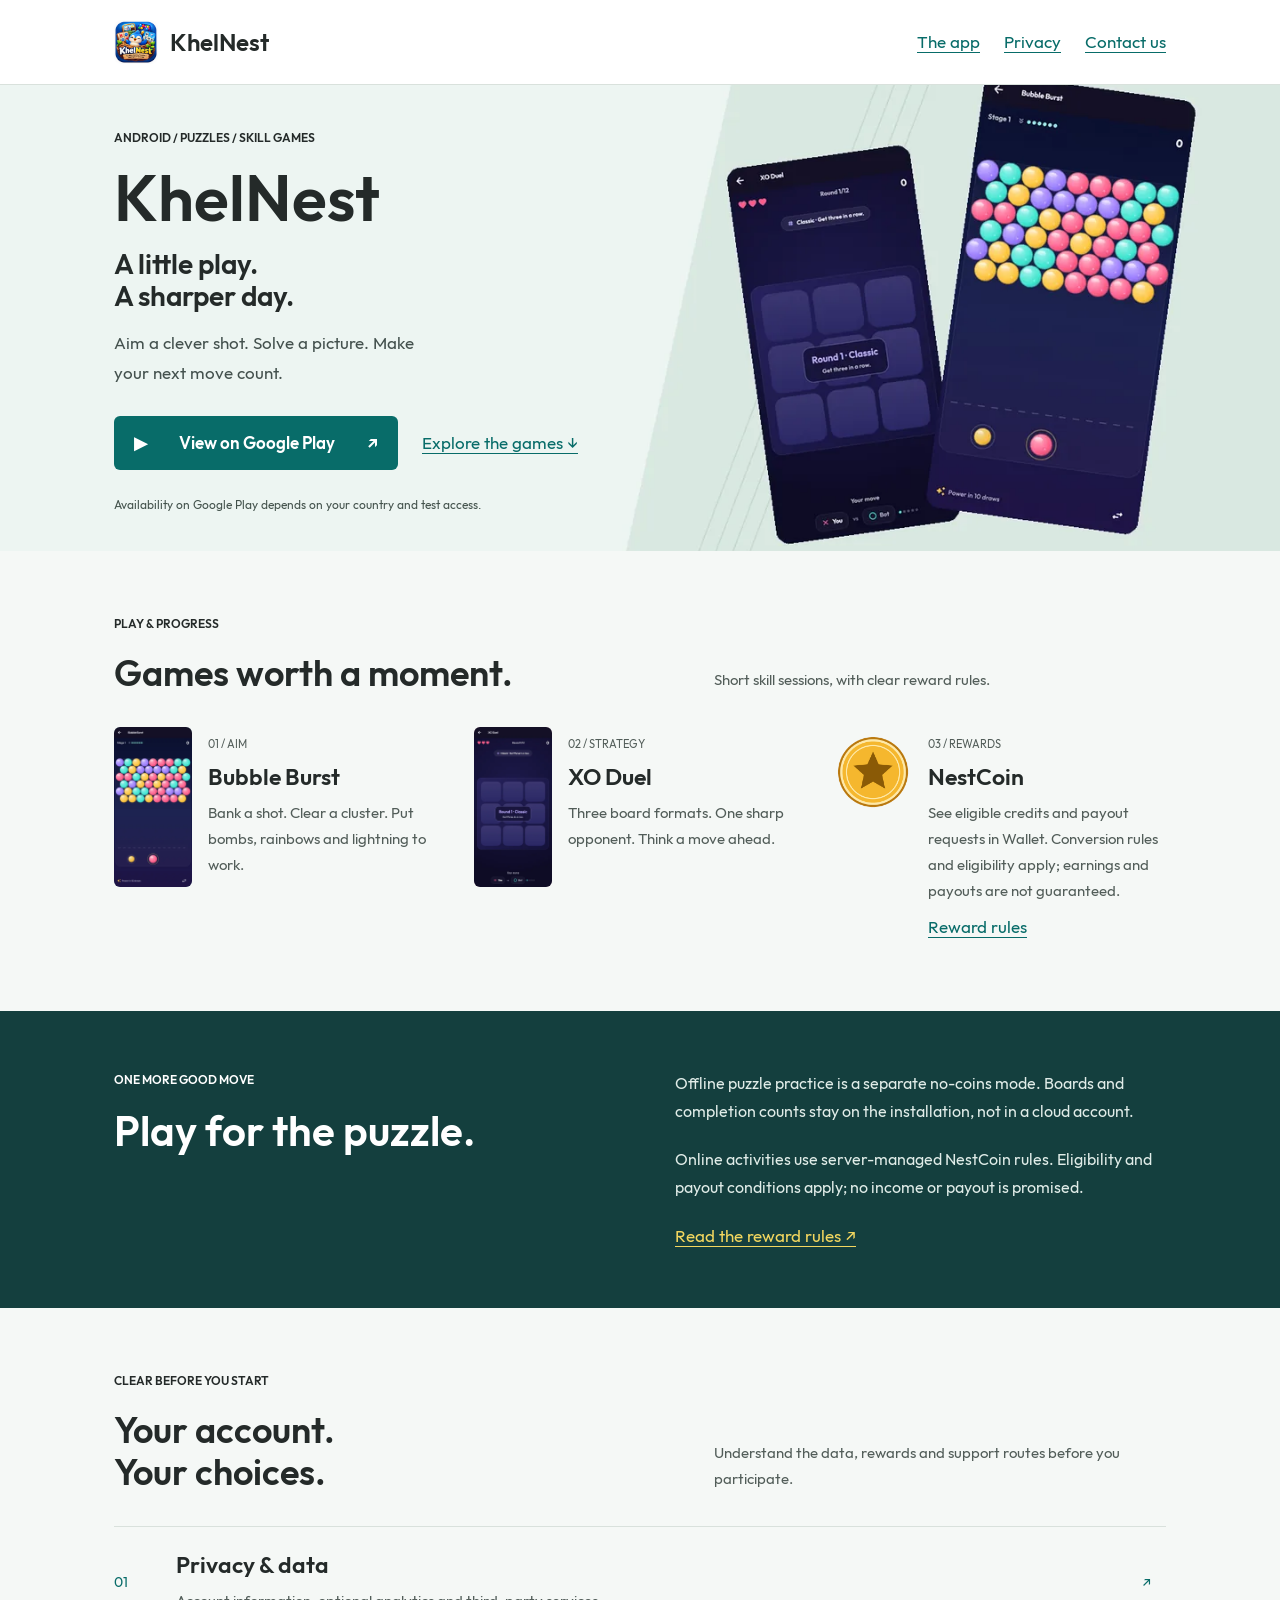
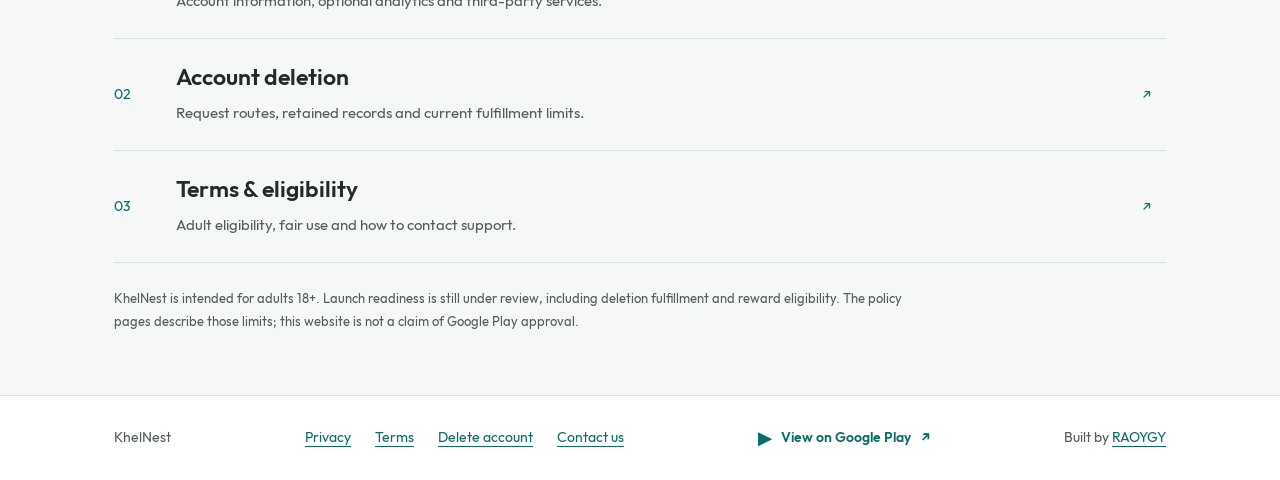
<file: index.html>
<!doctype html>
<html lang="en">
<head>
  <meta charset="utf-8">
  <meta name="viewport" content="width=device-width, initial-scale=1">
  <meta name="description" content="KhelNest brings puzzles and short skill games to Android. Explore the app, privacy information and support.">
  <meta name="theme-color" content="#086c69">
  <meta property="og:title" content="KhelNest - Puzzles & Skill Games">
  <meta property="og:type" content="website">
  <meta property="og:url" content="https://khelnest.in/">
  <meta property="og:image" content="https://khelnest.in/assets/khelnest-logo.webp">
  <link rel="canonical" href="https://khelnest.in/">
  <link rel="icon" href="/khelnest.png">
  <link rel="stylesheet" href="/policy.css">
  <link rel="stylesheet" href="/site.css">
  <title>KhelNest - Puzzles & Skill Games</title>
</head>
<body class="landing">
  <a class="skip" href="#main">Skip to content</a>
  <header class="site-header"><div class="shell header-inner">
    <a class="brand" href="/"><img src="/khelnest.png" alt="" width="44" height="44">KhelNest</a>
    <nav aria-label="Main navigation"><a href="/#games">The app</a><a href="/privacy/">Privacy</a><a href="/contact/">Contact us</a></nav>
  </div></header>
  <main id="main" class="landing-main">
  <section class="hero" aria-labelledby="hero-title">
    <div class="hero-inner">
      <p class="eyebrow">ANDROID / PUZZLES / SKILL GAMES</p>
      <h1 id="hero-title">KhelNest</h1>
      <p class="hero-copy">A little play.<br>A sharper day.</p>
      <p class="hero-detail">Aim a clever shot. Solve a picture. Make your next move count.</p>
      <div class="hero-actions"><a class="store-link primary-link" href="https://play.google.com/store/apps/details?id=com.khelnest.app" target="_blank" rel="noopener noreferrer" aria-label="View KhelNest on Google Play"><span class="store-mark" aria-hidden="true">&#9654;</span><span>View on Google Play</span><span aria-hidden="true">&#8599;</span></a><a href="#games">Explore the games <span aria-hidden="true">&#8595;</span></a></div>
      <p class="release-status">Availability on Google Play depends on your country and test access.</p>
    </div>
  </section>
  <section id="games" class="games-section" aria-labelledby="games-title">
    <div class="section-heading"><div><p class="eyebrow">PLAY & PROGRESS</p><h2 id="games-title">Games worth a moment.</h2></div><p>Short skill sessions, with clear reward rules.</p></div>
    <div class="game-showcase">
      <article class="game-story"><div class="screen-stage bubble-stage"><img src="/assets/bubble-burst.webp" alt="Bubble Burst in KhelNest: a colourful bubble field, aiming launcher, power countdown and swap control" width="320" height="656" loading="lazy" decoding="async"></div><div class="game-caption"><span>01 / AIM</span><h3>Bubble Burst</h3><p>Bank a shot. Clear a cluster. Put bombs, rainbows and lightning to work.</p></div></article>
      <article class="game-story"><div class="screen-stage xo-stage"><img src="/assets/xo-duel.webp" alt="XO Duel in KhelNest, showing the actual game board and round controls" width="320" height="656" loading="lazy" decoding="async"></div><div class="game-caption"><span>02 / STRATEGY</span><h3>XO Duel</h3><p>Three board formats. One sharp opponent. Think a move ahead.</p></div></article>
      <article class="game-story"><div class="screen-stage coin-stage"><img src="/assets/nestcoins.png" alt="KhelNest's original gold star NestCoin token" width="256" height="256" loading="lazy" decoding="async"></div><div class="game-caption"><span>03 / REWARDS</span><h3>NestCoin</h3><p>See eligible credits and payout requests in Wallet. Conversion rules and eligibility apply; earnings and payouts are not guaranteed.</p><a href="/reward-rules/">Reward rules</a></div></article>
    </div>
  </section>
  <section class="practice-band" aria-labelledby="practice-title"><div class="band-inner"><div><p class="eyebrow">ONE MORE GOOD MOVE</p><h2 id="practice-title">Play for the puzzle.</h2></div><div><p>Offline puzzle practice is a separate no-coins mode. Boards and completion counts stay on the installation, not in a cloud account.</p><p>Online activities use server-managed NestCoin rules. Eligibility and payout conditions apply; no income or payout is promised.</p><a href="/reward-rules/">Read the reward rules <span aria-hidden="true">&#8599;</span></a></div></div></section>
  <section class="trust-section" aria-labelledby="trust-title"><div class="section-heading"><div><p class="eyebrow">CLEAR BEFORE YOU START</p><h2 id="trust-title">Your account.<br>Your choices.</h2></div><p>Understand the data, rewards and support routes before you participate.</p></div>
    <div class="trust-links"><a href="/privacy/"><span>01</span><div><h3>Privacy & data</h3><p>Account information, optional analytics and third-party services.</p></div><span aria-hidden="true">&#8599;</span></a><a href="/delete-account/"><span>02</span><div><h3>Account deletion</h3><p>Request routes, retained records and current fulfillment limits.</p></div><span aria-hidden="true">&#8599;</span></a><a href="/terms/"><span>03</span><div><h3>Terms & eligibility</h3><p>Adult eligibility, fair use and how to contact support.</p></div><span aria-hidden="true">&#8599;</span></a></div>
    <p class="launch-note">KhelNest is intended for adults 18+. Launch readiness is still under review, including deletion fulfillment and reward eligibility. The policy pages describe those limits; this website is not a claim of Google Play approval.</p>
  </section>
</main>

  <footer><div class="shell site-footer">
  <span>KhelNest</span>
  <nav aria-label="Footer"><a href="/privacy/">Privacy</a><a href="/terms/">Terms</a><a href="/delete-account/">Delete account</a><a href="/contact/">Contact us</a></nav>
  <a class="store-link" href="https://play.google.com/store/apps/details?id=com.khelnest.app" target="_blank" rel="noopener noreferrer" aria-label="View KhelNest on Google Play"><span class="store-mark" aria-hidden="true">&#9654;</span><span>View on Google Play</span><span aria-hidden="true">&#8599;</span></a>
  <span>Built by <a href="https://raogy.com" rel="noopener noreferrer">RAOYGY</a></span>
</div></footer>
</body>
</html>
</file>
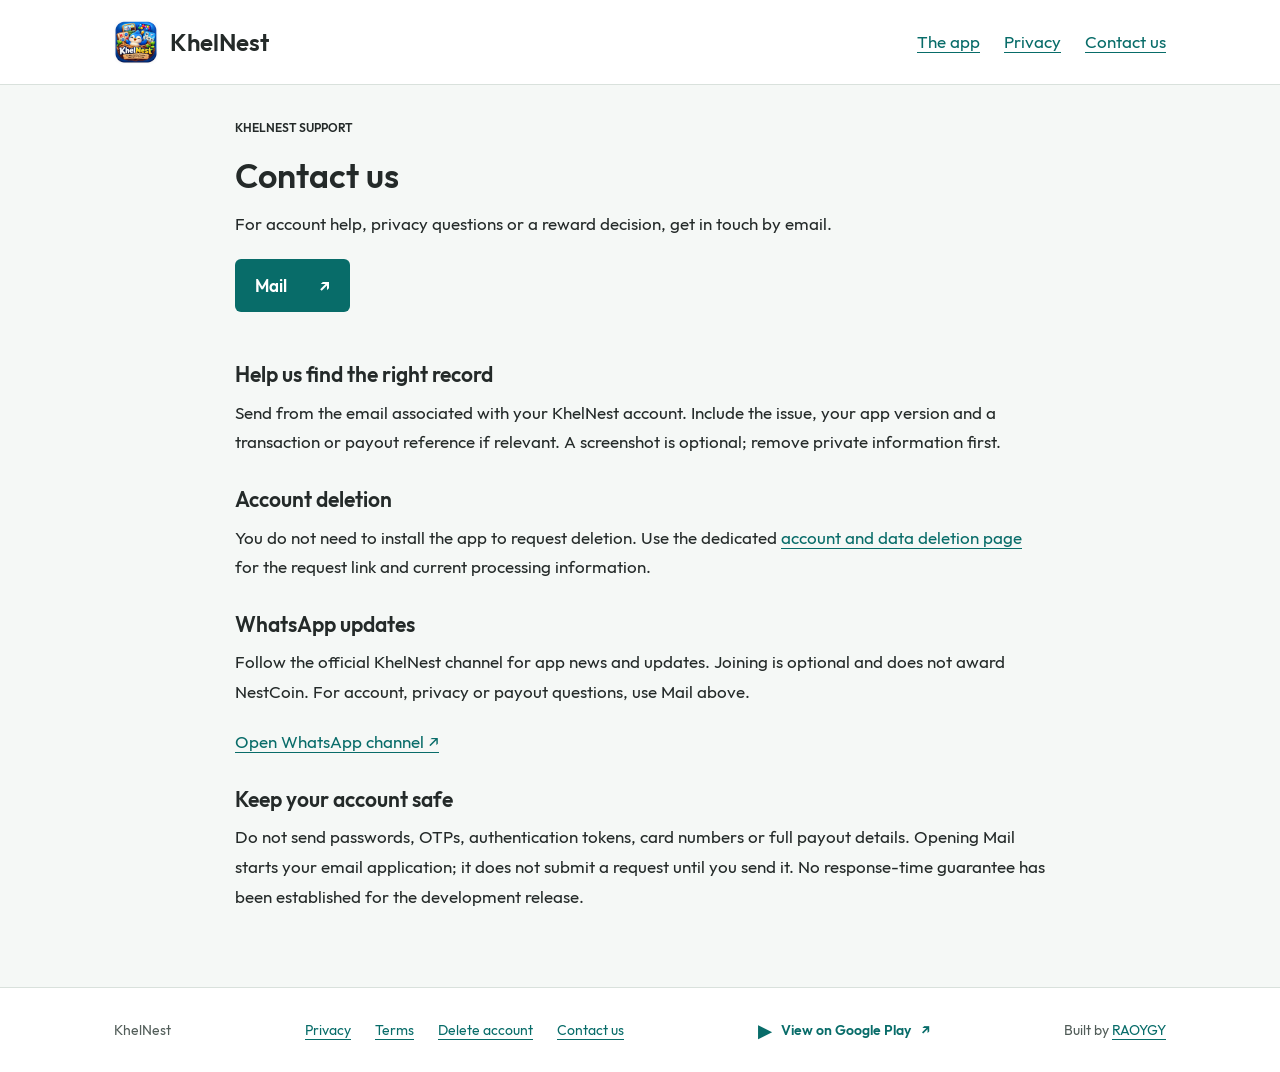
<file: contact/index.html>
<!doctype html>
<html lang="en">
<head>
  <meta charset="utf-8">
  <meta name="viewport" content="width=device-width, initial-scale=1">
  <meta name="description" content="KhelNest brings puzzles and short skill games to Android. Explore the app, privacy information and support.">
  <meta name="theme-color" content="#086c69">
  <meta property="og:title" content="Contact Us - KhelNest">
  <meta property="og:type" content="website">
  <meta property="og:url" content="https://khelnest.in/contact/">
  <meta property="og:image" content="https://khelnest.in/assets/khelnest-logo.webp">
  <link rel="canonical" href="https://khelnest.in/contact/">
  <link rel="icon" href="/khelnest.png">
  <link rel="stylesheet" href="/policy.css">
  <link rel="stylesheet" href="/site.css">
  <title>Contact Us - KhelNest</title>
</head>
<body class="support-page">
  <a class="skip" href="#main">Skip to content</a>
  <header class="site-header"><div class="shell header-inner">
    <a class="brand" href="/"><img src="/khelnest.png" alt="" width="44" height="44">KhelNest</a>
    <nav aria-label="Main navigation"><a href="/#games">The app</a><a href="/privacy/">Privacy</a><a href="/contact/">Contact us</a></nav>
  </div></header>
  <main id="main"><p class="eyebrow">KHELNEST SUPPORT</p><h1>Contact us</h1><p>For account help, privacy questions or a reward decision, get in touch by email.</p>
<a class="primary-link" href="mailto:bloggingforyou99@gmail.com?subject=KhelNest%20support">Mail <span aria-hidden="true">&#8599;</span></a>
<section><h2>Help us find the right record</h2><p>Send from the email associated with your KhelNest account. Include the issue, your app version and a transaction or payout reference if relevant. A screenshot is optional; remove private information first.</p></section>
<section><h2>Account deletion</h2><p>You do not need to install the app to request deletion. Use the dedicated <a href="/delete-account/">account and data deletion page</a> for the request link and current processing information.</p></section>
<section><h2>WhatsApp updates</h2><p>Follow the official KhelNest channel for app news and updates. Joining is optional and does not award NestCoin. For account, privacy or payout questions, use Mail above.</p><a href="https://whatsapp.com/channel/0029Va53UBx9hXF2YDv85T3V" target="_blank" rel="noopener noreferrer">Open WhatsApp channel <span aria-hidden="true">&#8599;</span></a></section>
<section><h2>Keep your account safe</h2><p>Do not send passwords, OTPs, authentication tokens, card numbers or full payout details. Opening Mail starts your email application; it does not submit a request until you send it. No response-time guarantee has been established for the development release.</p></section>
</main>

  <footer><div class="shell site-footer">
  <span>KhelNest</span>
  <nav aria-label="Footer"><a href="/privacy/">Privacy</a><a href="/terms/">Terms</a><a href="/delete-account/">Delete account</a><a href="/contact/">Contact us</a></nav>
  <a class="store-link" href="https://play.google.com/store/apps/details?id=com.khelnest.app" target="_blank" rel="noopener noreferrer" aria-label="View KhelNest on Google Play"><span class="store-mark" aria-hidden="true">&#9654;</span><span>View on Google Play</span><span aria-hidden="true">&#8599;</span></a>
  <span>Built by <a href="https://raogy.com" rel="noopener noreferrer">RAOYGY</a></span>
</div></footer>
</body>
</html>
</file>
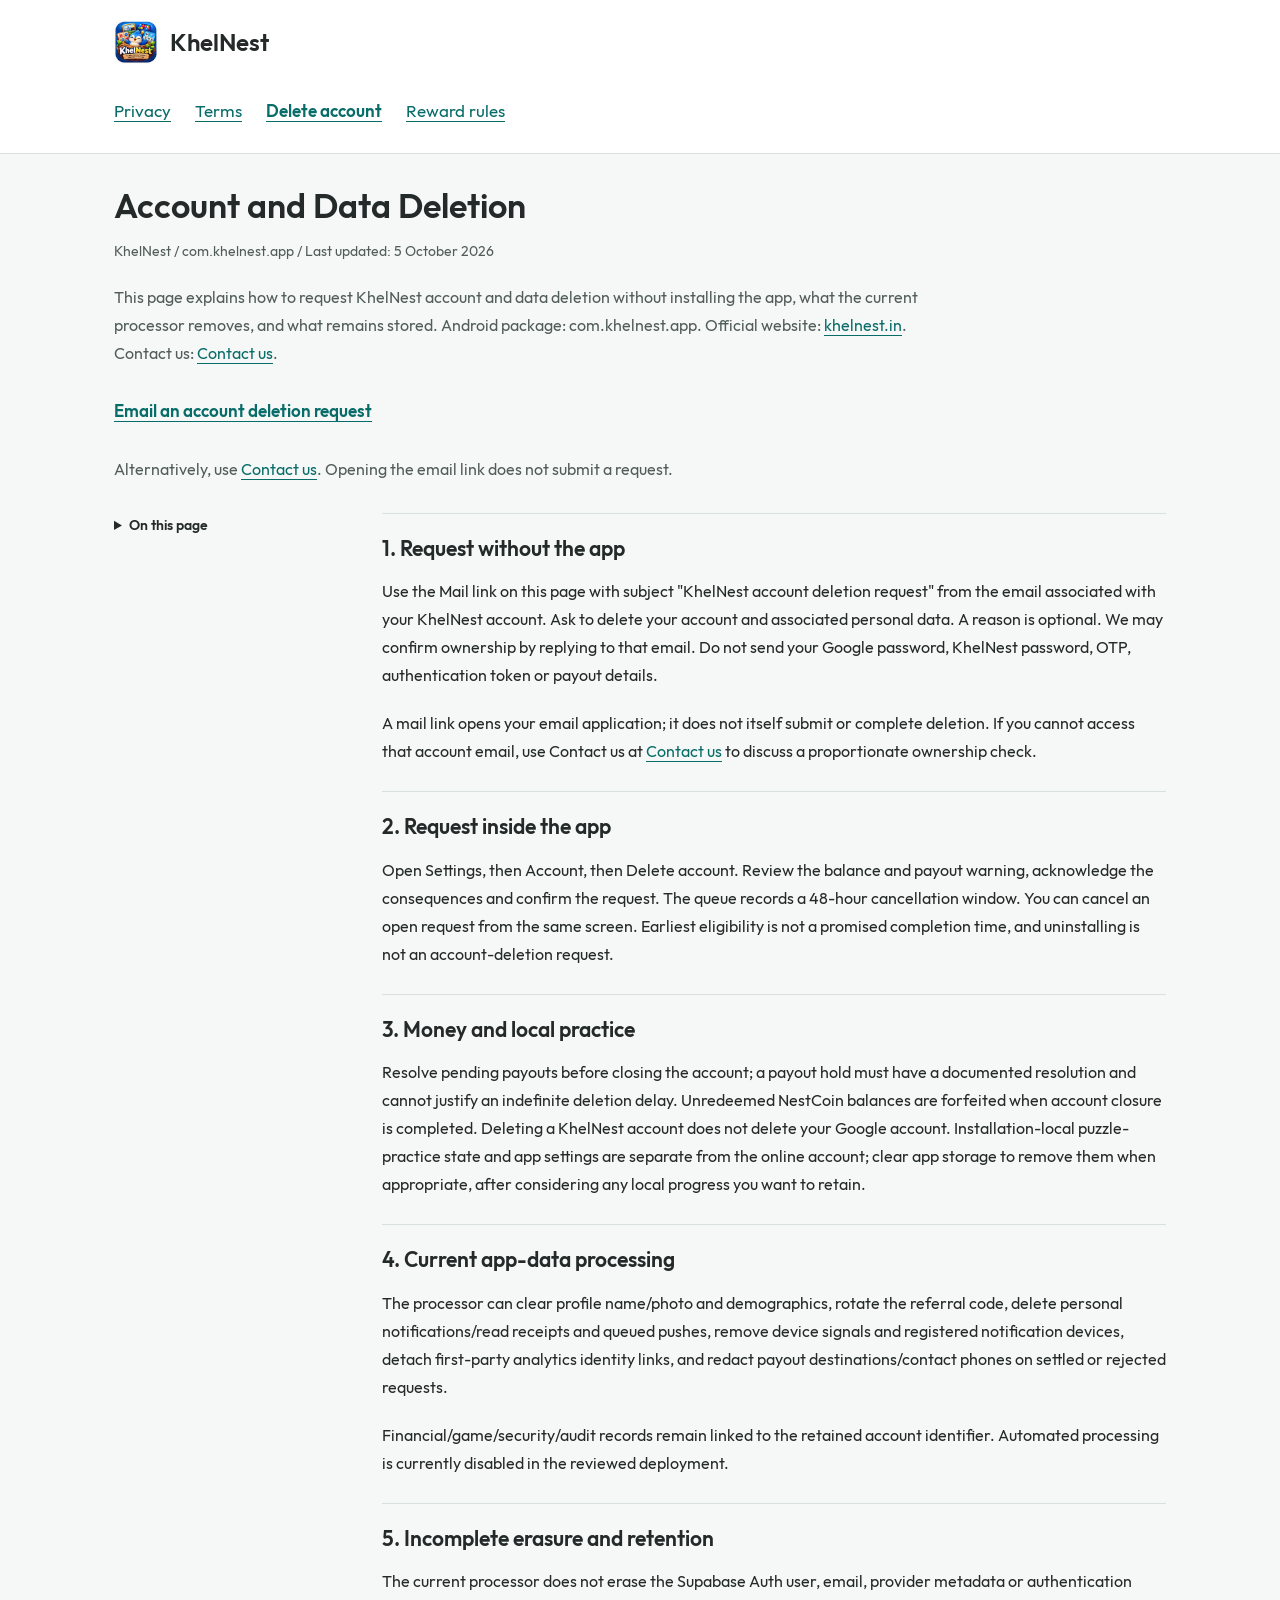
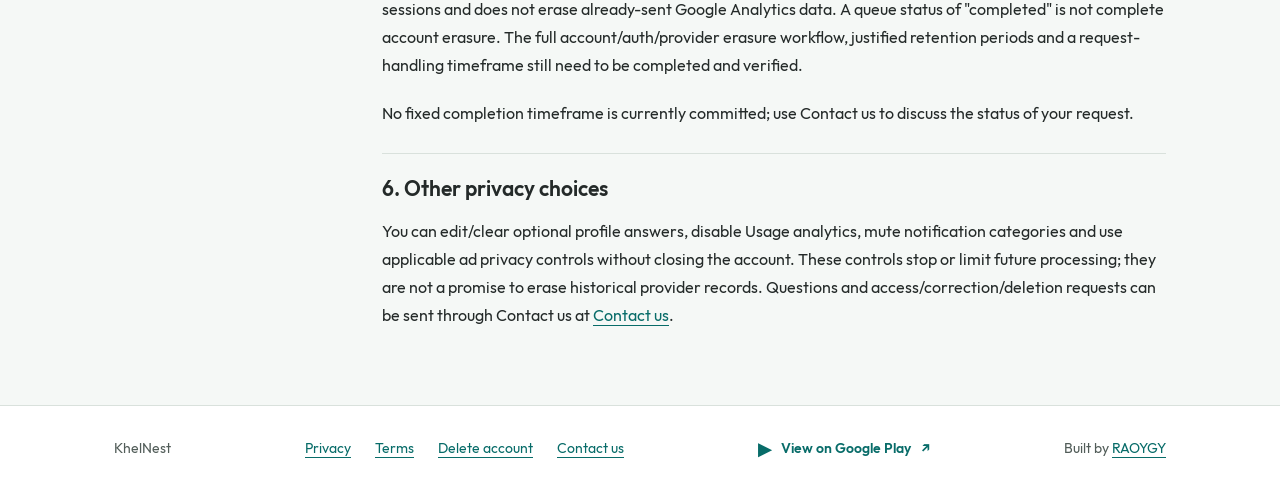
<file: delete-account/index.html>
<!doctype html>
<html lang="en">
<head>
  <meta charset="utf-8">
  <meta name="viewport" content="width=device-width, initial-scale=1">
  <title>Account and Data Deletion - KhelNest</title>
  <link rel="canonical" href="https://khelnest.in/delete-account/">
  <link rel="icon" href="/khelnest.png">
  <link rel="stylesheet" href="/policy.css">
</head>
<body>
  <header><div class="shell">
    <a class="brand" href="/"><img src="/khelnest.png" alt="" width="44" height="44">KhelNest</a>
    <nav aria-label="Legal documents"><a href="/privacy/">Privacy</a>
<a href="/terms/">Terms</a>
<a href="/delete-account/" aria-current="page">Delete account</a>
<a href="/reward-rules/">Reward rules</a></nav>
  </div></header>
  <main id="main" class="document-main">
    <div class="document-heading">
    <h1>Account and Data Deletion</h1>
    <p class="meta">KhelNest / com.khelnest.app / Last updated: 5 October 2026</p>
    <p>This page explains how to request KhelNest account and data deletion without installing the app, what the current processor removes, and what remains stored. Android package: com.khelnest.app. Official website: <a href="https://khelnest.in/">khelnest.in</a>. Contact us: <a href="https://khelnest.in/contact/">Contact us</a>.</p>
    <a class="request" href="mailto:bloggingforyou99@gmail.com?subject=KhelNest%20account%20deletion%20request&amp;body=Please%20delete%20my%20KhelNest%20account%20and%20associated%20personal%20data.%20A%20reason%20is%20optional.%20Do%20not%20include%20passwords%2C%20OTPs%20or%20payment%20details.">Email an account deletion request</a><p>Alternatively, use <a href="/contact/">Contact us</a>. Opening the email link does not submit a request.</p>
    </div>
    <div class="document-grid">
      <aside class="document-toc"><details><summary>On this page</summary><nav aria-label="Page contents"><a href="#section-1">1. Request without the app</a>
<a href="#section-2">2. Request inside the app</a>
<a href="#section-3">3. Money and local practice</a>
<a href="#section-4">4. Current app-data processing</a>
<a href="#section-5">5. Incomplete erasure and retention</a>
<a href="#section-6">6. Other privacy choices</a></nav></details></aside>
      <article class="document-body" aria-label="Account and Data Deletion"><section id="section-1"><h2>1. Request without the app</h2><p>Use the Mail link on this page with subject &quot;KhelNest account deletion request&quot; from the email associated with your KhelNest account. Ask to delete your account and associated personal data. A reason is optional. We may confirm ownership by replying to that email. Do not send your Google password, KhelNest password, OTP, authentication token or payout details.</p>
<p>A mail link opens your email application; it does not itself submit or complete deletion. If you cannot access that account email, use Contact us at <a href="https://khelnest.in/contact/">Contact us</a> to discuss a proportionate ownership check.</p></section>
<section id="section-2"><h2>2. Request inside the app</h2><p>Open Settings, then Account, then Delete account. Review the balance and payout warning, acknowledge the consequences and confirm the request. The queue records a 48-hour cancellation window. You can cancel an open request from the same screen. Earliest eligibility is not a promised completion time, and uninstalling is not an account-deletion request.</p></section>
<section id="section-3"><h2>3. Money and local practice</h2><p>Resolve pending payouts before closing the account; a payout hold must have a documented resolution and cannot justify an indefinite deletion delay. Unredeemed NestCoin balances are forfeited when account closure is completed. Deleting a KhelNest account does not delete your Google account. Installation-local puzzle-practice state and app settings are separate from the online account; clear app storage to remove them when appropriate, after considering any local progress you want to retain.</p></section>
<section id="section-4"><h2>4. Current app-data processing</h2><p>The processor can clear profile name&#47;photo and demographics, rotate the referral code, delete personal notifications&#47;read receipts and queued pushes, remove device signals and registered notification devices, detach first-party analytics identity links, and redact payout destinations&#47;contact phones on settled or rejected requests.</p>
<p>Financial&#47;game&#47;security&#47;audit records remain linked to the retained account identifier. Automated processing is currently disabled in the reviewed deployment.</p></section>
<section id="section-5"><h2>5. Incomplete erasure and retention</h2><p>The current processor does not erase the Supabase Auth user, email, provider metadata or authentication sessions and does not erase already-sent Google Analytics data. A queue status of &quot;completed&quot; is not complete account erasure. The full account&#47;auth&#47;provider erasure workflow, justified retention periods and a request-handling timeframe still need to be completed and verified.</p>
<p>No fixed completion timeframe is currently committed; use Contact us to discuss the status of your request.</p></section>
<section id="section-6"><h2>6. Other privacy choices</h2><p>You can edit&#47;clear optional profile answers, disable Usage analytics, mute notification categories and use applicable ad privacy controls without closing the account. These controls stop or limit future processing; they are not a promise to erase historical provider records. Questions and access&#47;correction&#47;deletion requests can be sent through Contact us at <a href="https://khelnest.in/contact/">Contact us</a>.</p></section></article>
    </div>
  </main>
  <footer><div class="shell site-footer">
  <span>KhelNest</span>
  <nav aria-label="Footer"><a href="/privacy/">Privacy</a><a href="/terms/">Terms</a><a href="/delete-account/">Delete account</a><a href="/contact/">Contact us</a></nav>
  <a class="store-link" href="https://play.google.com/store/apps/details?id=com.khelnest.app" target="_blank" rel="noopener noreferrer" aria-label="View KhelNest on Google Play"><span class="store-mark" aria-hidden="true">&#9654;</span><span>View on Google Play</span><span aria-hidden="true">&#8599;</span></a>
  <span>Built by <a href="https://raogy.com" rel="noopener noreferrer">RAOYGY</a></span>
</div></footer>
</body>
</html>
</file>
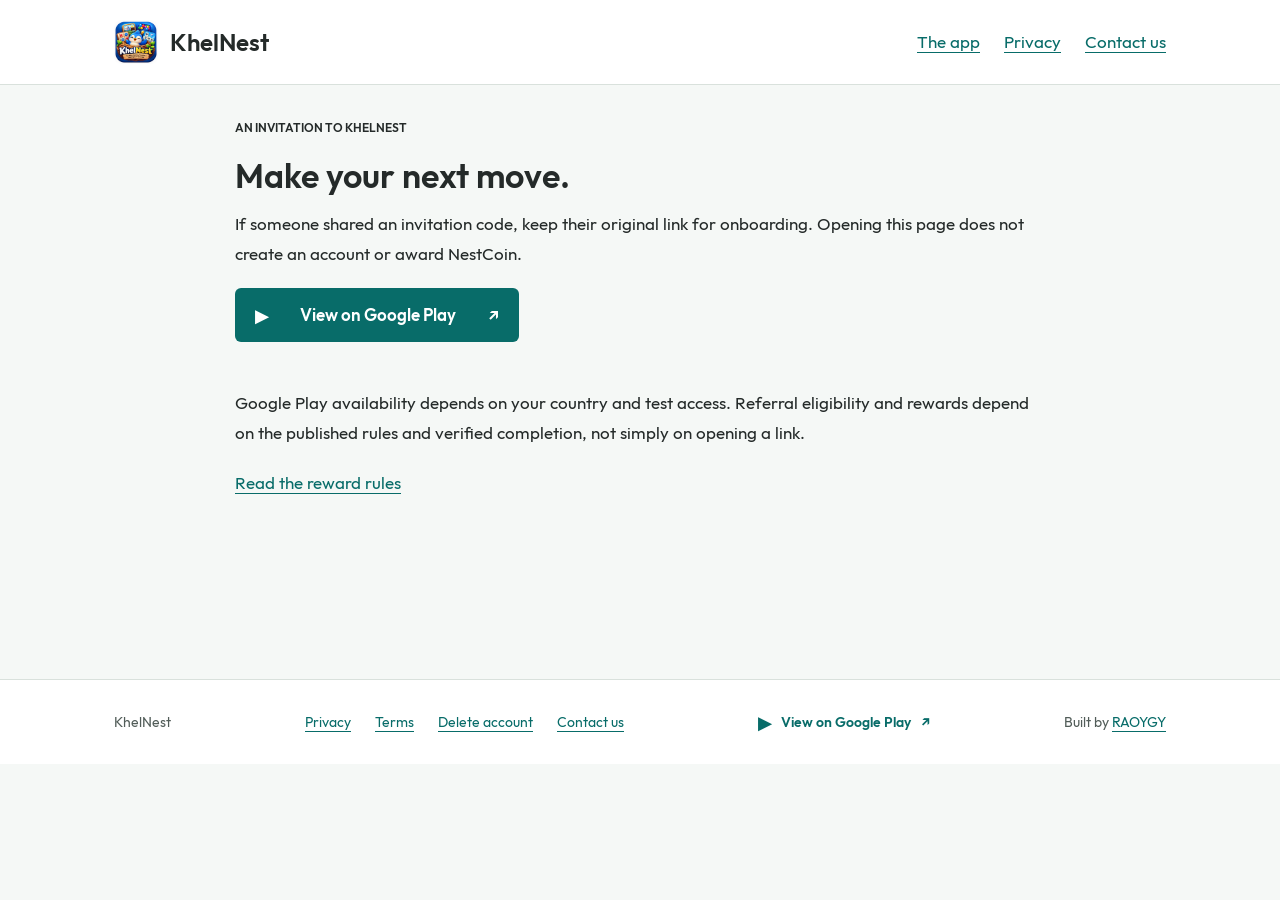
<file: invite/index.html>
<!doctype html>
<html lang="en">
<head>
  <meta charset="utf-8">
  <meta name="viewport" content="width=device-width, initial-scale=1">
  <meta name="description" content="KhelNest brings puzzles and short skill games to Android. Explore the app, privacy information and support.">
  <meta name="theme-color" content="#086c69">
  <meta property="og:title" content="KhelNest Invitation">
  <meta property="og:type" content="website">
  <meta property="og:url" content="https://khelnest.in/invite/">
  <meta property="og:image" content="https://khelnest.in/assets/khelnest-logo.webp">
  <link rel="canonical" href="https://khelnest.in/invite/">
  <link rel="icon" href="/khelnest.png">
  <link rel="stylesheet" href="/policy.css">
  <link rel="stylesheet" href="/site.css">
  <title>KhelNest Invitation</title>
</head>
<body class="support-page">
  <a class="skip" href="#main">Skip to content</a>
  <header class="site-header"><div class="shell header-inner">
    <a class="brand" href="/"><img src="/khelnest.png" alt="" width="44" height="44">KhelNest</a>
    <nav aria-label="Main navigation"><a href="/#games">The app</a><a href="/privacy/">Privacy</a><a href="/contact/">Contact us</a></nav>
  </div></header>
  <main id="main"><p class="eyebrow">AN INVITATION TO KHELNEST</p><h1>Make your next move.</h1><p>If someone shared an invitation code, keep their original link for onboarding. Opening this page does not create an account or award NestCoin.</p><a class="store-link primary-link" href="https://play.google.com/store/apps/details?id=com.khelnest.app" target="_blank" rel="noopener noreferrer" aria-label="View KhelNest on Google Play"><span class="store-mark" aria-hidden="true">&#9654;</span><span>View on Google Play</span><span aria-hidden="true">&#8599;</span></a><p class="invite-note">Google Play availability depends on your country and test access. Referral eligibility and rewards depend on the published rules and verified completion, not simply on opening a link.</p><a href="/reward-rules/">Read the reward rules</a></main>

  <footer><div class="shell site-footer">
  <span>KhelNest</span>
  <nav aria-label="Footer"><a href="/privacy/">Privacy</a><a href="/terms/">Terms</a><a href="/delete-account/">Delete account</a><a href="/contact/">Contact us</a></nav>
  <a class="store-link" href="https://play.google.com/store/apps/details?id=com.khelnest.app" target="_blank" rel="noopener noreferrer" aria-label="View KhelNest on Google Play"><span class="store-mark" aria-hidden="true">&#9654;</span><span>View on Google Play</span><span aria-hidden="true">&#8599;</span></a>
  <span>Built by <a href="https://raogy.com" rel="noopener noreferrer">RAOYGY</a></span>
</div></footer>
</body>
</html>
</file>
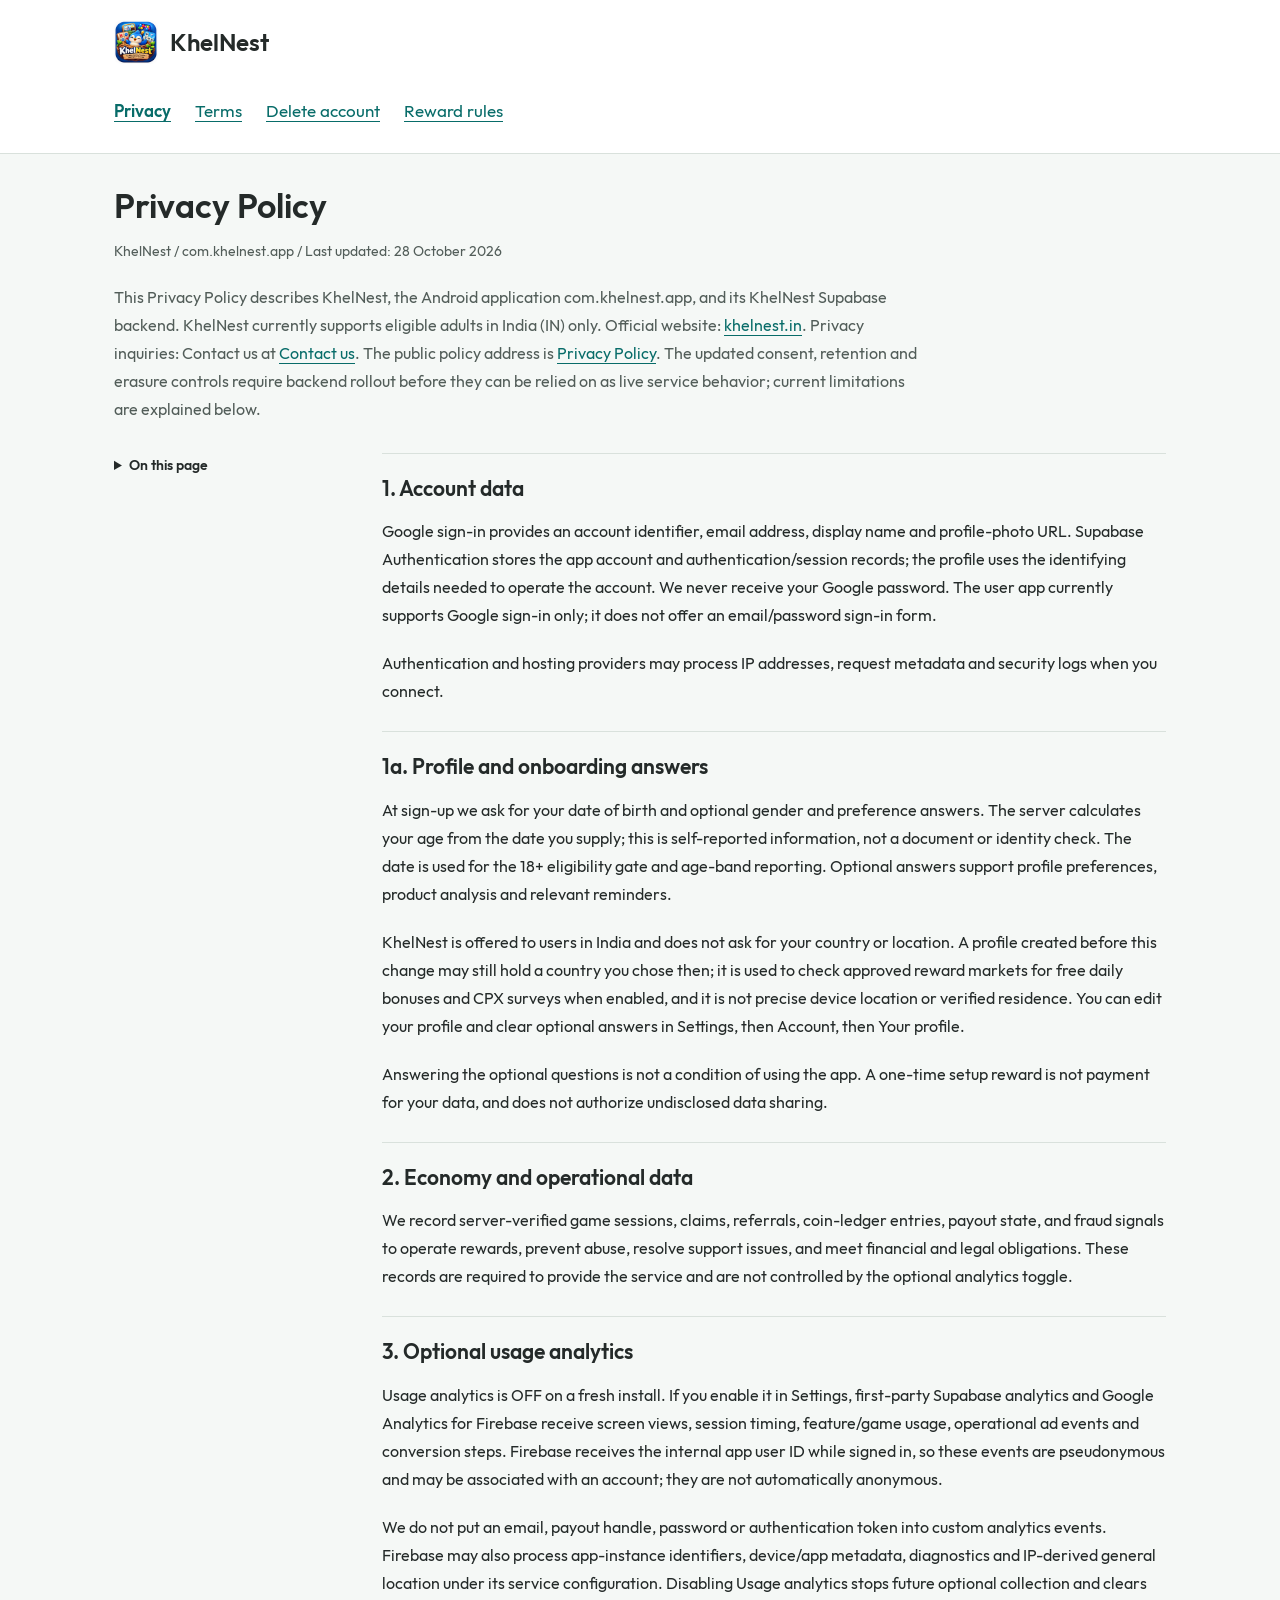
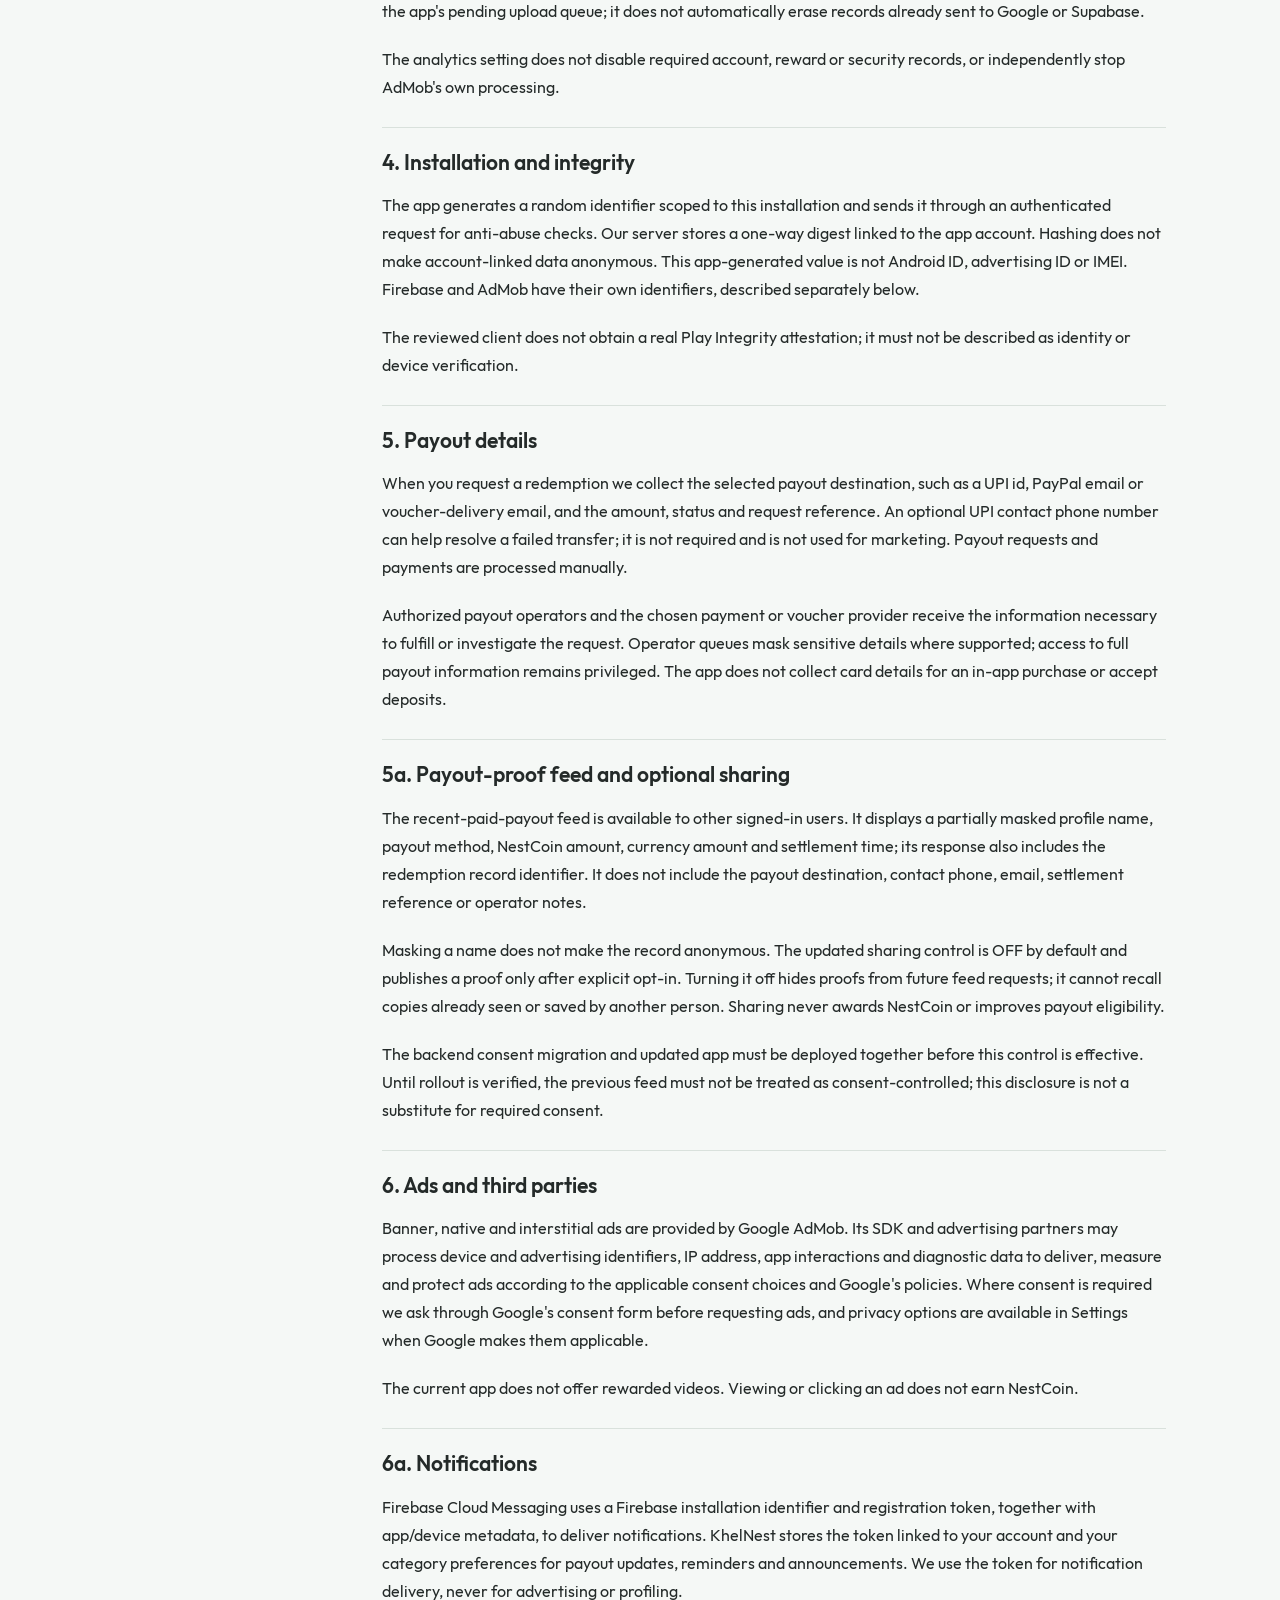
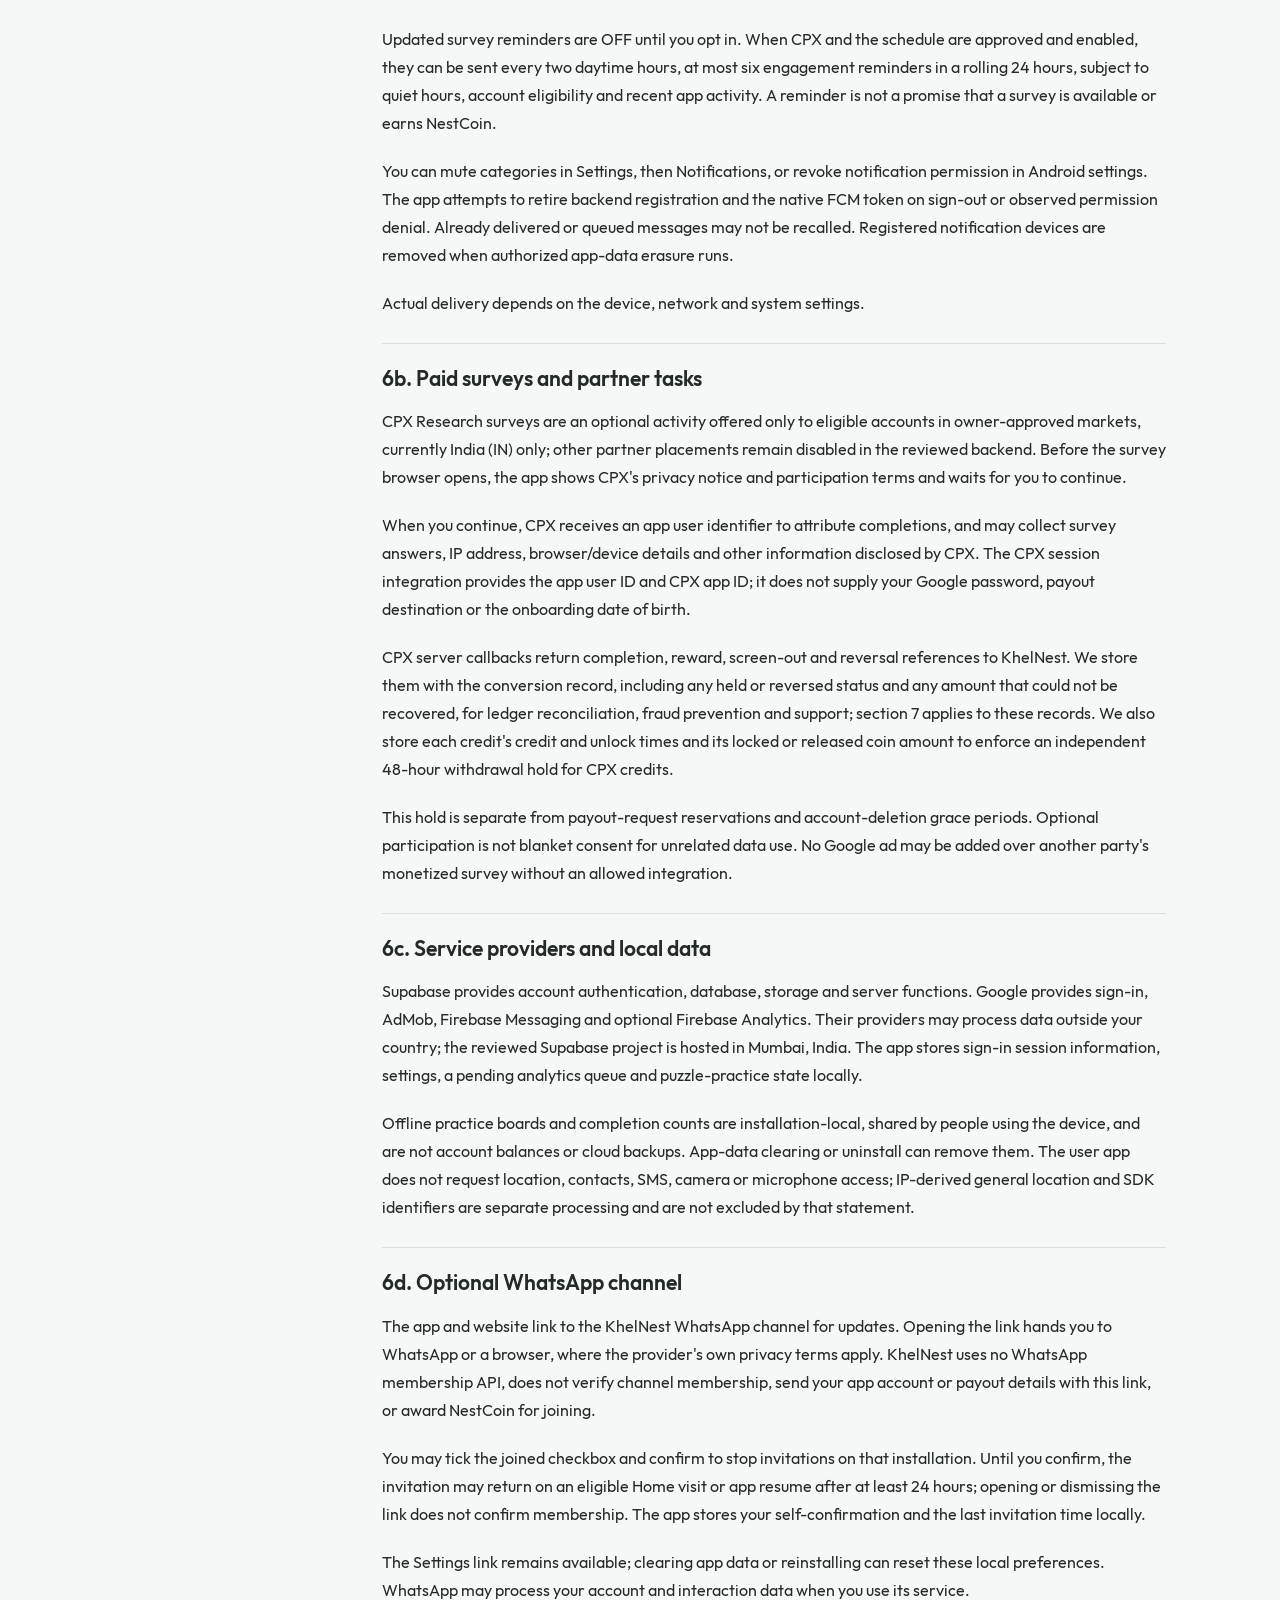
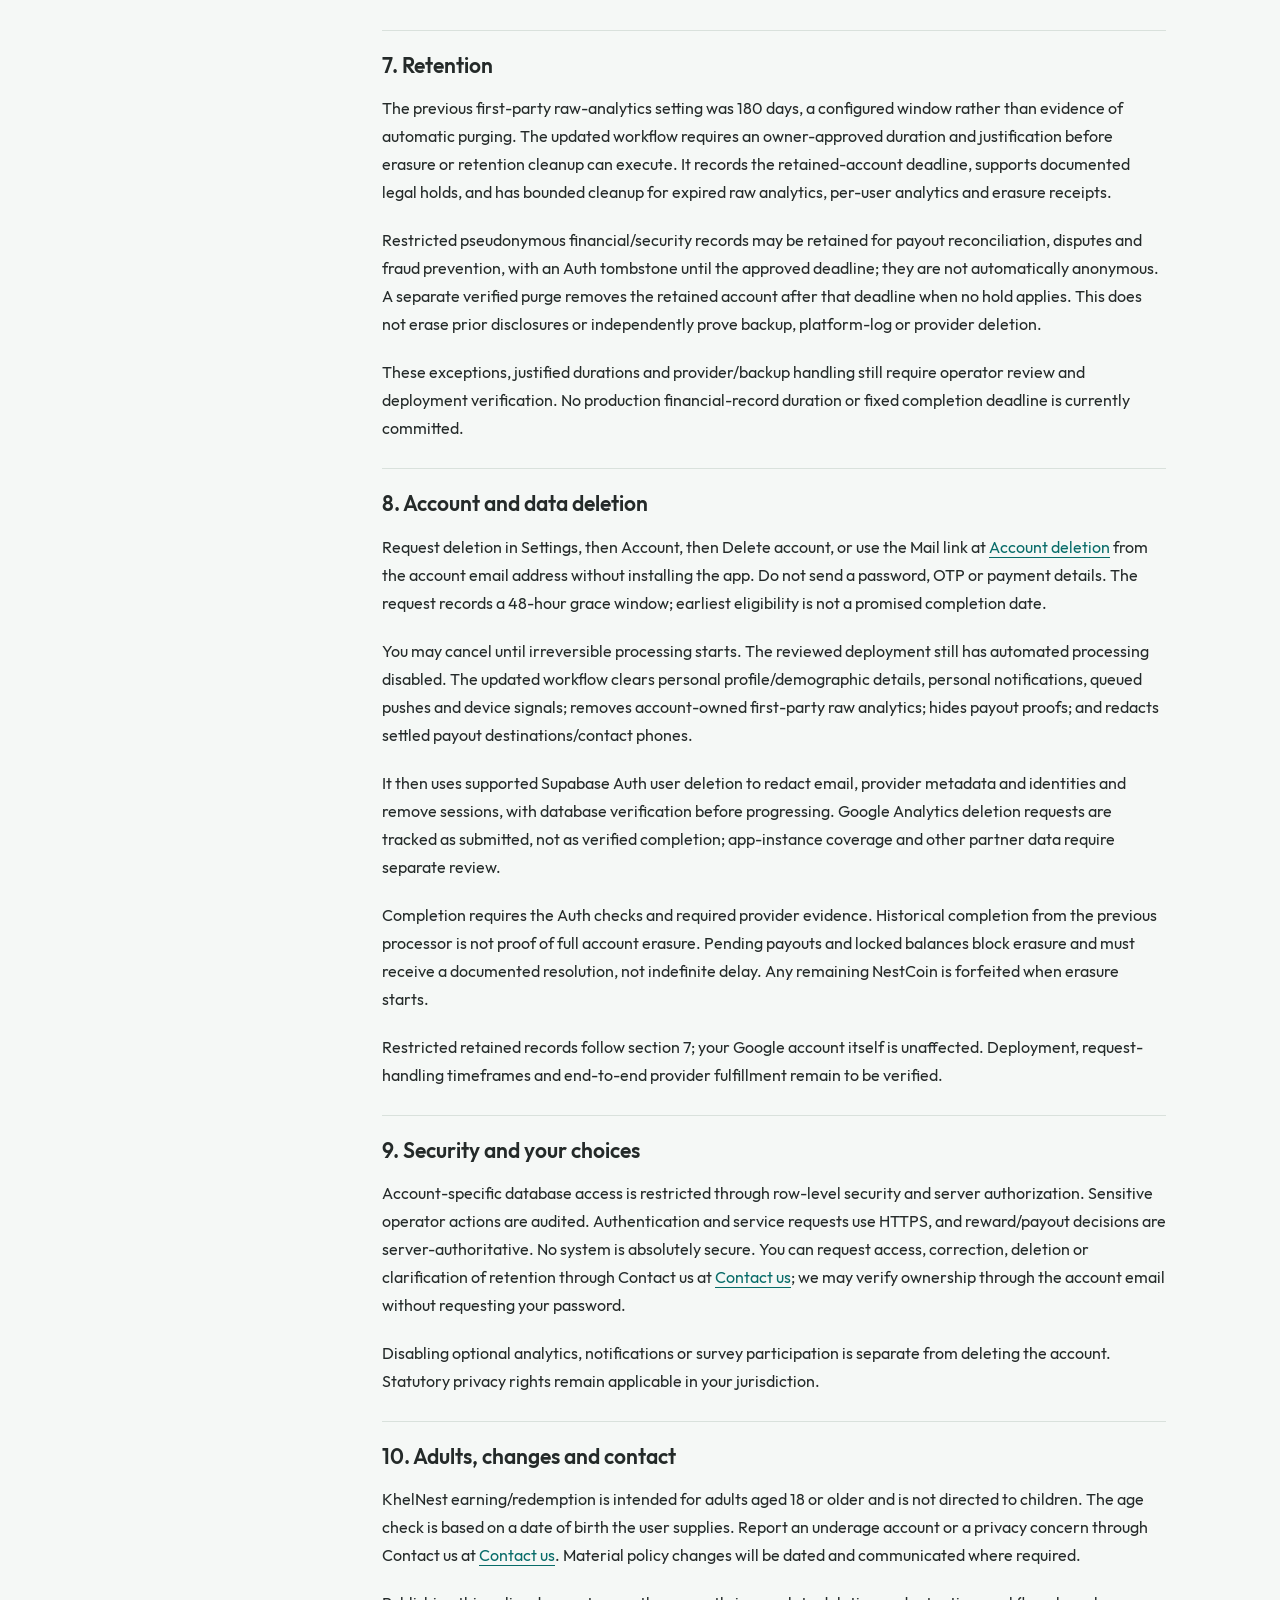
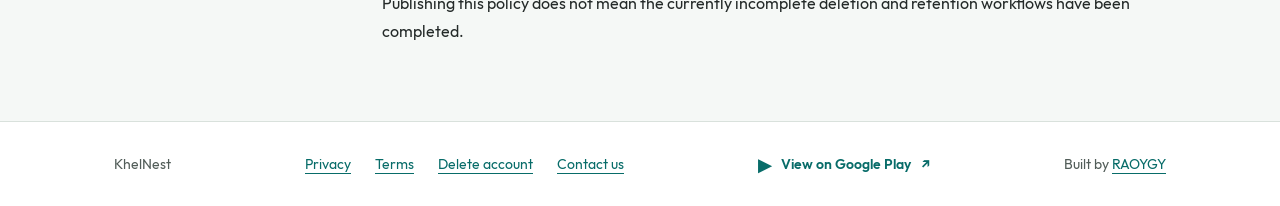
<file: privacy/index.html>
<!doctype html>
<html lang="en">
<head>
  <meta charset="utf-8">
  <meta name="viewport" content="width=device-width, initial-scale=1">
  <title>Privacy Policy - KhelNest</title>
  <link rel="canonical" href="https://khelnest.in/privacy/">
  <link rel="icon" href="/khelnest.png">
  <link rel="stylesheet" href="/policy.css">
</head>
<body>
  <header><div class="shell">
    <a class="brand" href="/"><img src="/khelnest.png" alt="" width="44" height="44">KhelNest</a>
    <nav aria-label="Legal documents"><a href="/privacy/" aria-current="page">Privacy</a>
<a href="/terms/">Terms</a>
<a href="/delete-account/">Delete account</a>
<a href="/reward-rules/">Reward rules</a></nav>
  </div></header>
  <main id="main" class="document-main">
    <div class="document-heading">
    <h1>Privacy Policy</h1>
    <p class="meta">KhelNest / com.khelnest.app / Last updated: 28 October 2026</p>
    <p>This Privacy Policy describes KhelNest, the Android application com.khelnest.app, and its KhelNest Supabase backend. KhelNest currently supports eligible adults in India (IN) only. Official website: <a href="https://khelnest.in/">khelnest.in</a>. Privacy inquiries: Contact us at <a href="https://khelnest.in/contact/">Contact us</a>. The public policy address is <a href="https://khelnest.in/privacy/">Privacy Policy</a>. The updated consent, retention and erasure controls require backend rollout before they can be relied on as live service behavior; current limitations are explained below.</p>
    
    </div>
    <div class="document-grid">
      <aside class="document-toc"><details><summary>On this page</summary><nav aria-label="Page contents"><a href="#section-1">1. Account data</a>
<a href="#section-2">1a. Profile and onboarding answers</a>
<a href="#section-3">2. Economy and operational data</a>
<a href="#section-4">3. Optional usage analytics</a>
<a href="#section-5">4. Installation and integrity</a>
<a href="#section-6">5. Payout details</a>
<a href="#section-7">5a. Payout-proof feed and optional sharing</a>
<a href="#section-8">6. Ads and third parties</a>
<a href="#section-9">6a. Notifications</a>
<a href="#section-10">6b. Paid surveys and partner tasks</a>
<a href="#section-11">6c. Service providers and local data</a>
<a href="#section-12">6d. Optional WhatsApp channel</a>
<a href="#section-13">7. Retention</a>
<a href="#section-14">8. Account and data deletion</a>
<a href="#section-15">9. Security and your choices</a>
<a href="#section-16">10. Adults, changes and contact</a></nav></details></aside>
      <article class="document-body" aria-label="Privacy Policy"><section id="section-1"><h2>1. Account data</h2><p>Google sign-in provides an account identifier, email address, display name and profile-photo URL. Supabase Authentication stores the app account and authentication&#47;session records; the profile uses the identifying details needed to operate the account. We never receive your Google password. The user app currently supports Google sign-in only; it does not offer an email&#47;password sign-in form.</p>
<p>Authentication and hosting providers may process IP addresses, request metadata and security logs when you connect.</p></section>
<section id="section-2"><h2>1a. Profile and onboarding answers</h2><p>At sign-up we ask for your date of birth and optional gender and preference answers. The server calculates your age from the date you supply; this is self-reported information, not a document or identity check. The date is used for the 18+ eligibility gate and age-band reporting. Optional answers support profile preferences, product analysis and relevant reminders.</p>
<p>KhelNest is offered to users in India and does not ask for your country or location. A profile created before this change may still hold a country you chose then; it is used to check approved reward markets for free daily bonuses and CPX surveys when enabled, and it is not precise device location or verified residence. You can edit your profile and clear optional answers in Settings, then Account, then Your profile.</p>
<p>Answering the optional questions is not a condition of using the app. A one-time setup reward is not payment for your data, and does not authorize undisclosed data sharing.</p></section>
<section id="section-3"><h2>2. Economy and operational data</h2><p>We record server-verified game sessions, claims, referrals, coin-ledger entries, payout state, and fraud signals to operate rewards, prevent abuse, resolve support issues, and meet financial and legal obligations. These records are required to provide the service and are not controlled by the optional analytics toggle.</p></section>
<section id="section-4"><h2>3. Optional usage analytics</h2><p>Usage analytics is OFF on a fresh install. If you enable it in Settings, first-party Supabase analytics and Google Analytics for Firebase receive screen views, session timing, feature&#47;game usage, operational ad events and conversion steps. Firebase receives the internal app user ID while signed in, so these events are pseudonymous and may be associated with an account; they are not automatically anonymous.</p>
<p>We do not put an email, payout handle, password or authentication token into custom analytics events. Firebase may also process app-instance identifiers, device&#47;app metadata, diagnostics and IP-derived general location under its service configuration. Disabling Usage analytics stops future optional collection and clears the app&#39;s pending upload queue; it does not automatically erase records already sent to Google or Supabase.</p>
<p>The analytics setting does not disable required account, reward or security records, or independently stop AdMob&#39;s own processing.</p></section>
<section id="section-5"><h2>4. Installation and integrity</h2><p>The app generates a random identifier scoped to this installation and sends it through an authenticated request for anti-abuse checks. Our server stores a one-way digest linked to the app account. Hashing does not make account-linked data anonymous. This app-generated value is not Android ID, advertising ID or IMEI. Firebase and AdMob have their own identifiers, described separately below.</p>
<p>The reviewed client does not obtain a real Play Integrity attestation; it must not be described as identity or device verification.</p></section>
<section id="section-6"><h2>5. Payout details</h2><p>When you request a redemption we collect the selected payout destination, such as a UPI id, PayPal email or voucher-delivery email, and the amount, status and request reference. An optional UPI contact phone number can help resolve a failed transfer; it is not required and is not used for marketing. Payout requests and payments are processed manually.</p>
<p>Authorized payout operators and the chosen payment or voucher provider receive the information necessary to fulfill or investigate the request. Operator queues mask sensitive details where supported; access to full payout information remains privileged. The app does not collect card details for an in-app purchase or accept deposits.</p></section>
<section id="section-7"><h2>5a. Payout-proof feed and optional sharing</h2><p>The recent-paid-payout feed is available to other signed-in users. It displays a partially masked profile name, payout method, NestCoin amount, currency amount and settlement time; its response also includes the redemption record identifier. It does not include the payout destination, contact phone, email, settlement reference or operator notes.</p>
<p>Masking a name does not make the record anonymous. The updated sharing control is OFF by default and publishes a proof only after explicit opt-in. Turning it off hides proofs from future feed requests; it cannot recall copies already seen or saved by another person. Sharing never awards NestCoin or improves payout eligibility.</p>
<p>The backend consent migration and updated app must be deployed together before this control is effective. Until rollout is verified, the previous feed must not be treated as consent-controlled; this disclosure is not a substitute for required consent.</p></section>
<section id="section-8"><h2>6. Ads and third parties</h2><p>Banner, native and interstitial ads are provided by Google AdMob. Its SDK and advertising partners may process device and advertising identifiers, IP address, app interactions and diagnostic data to deliver, measure and protect ads according to the applicable consent choices and Google&#39;s policies. Where consent is required we ask through Google&#39;s consent form before requesting ads, and privacy options are available in Settings when Google makes them applicable.</p>
<p>The current app does not offer rewarded videos. Viewing or clicking an ad does not earn NestCoin.</p></section>
<section id="section-9"><h2>6a. Notifications</h2><p>Firebase Cloud Messaging uses a Firebase installation identifier and registration token, together with app&#47;device metadata, to deliver notifications. KhelNest stores the token linked to your account and your category preferences for payout updates, reminders and announcements. We use the token for notification delivery, never for advertising or profiling.</p>
<p>Updated survey reminders are OFF until you opt in. When CPX and the schedule are approved and enabled, they can be sent every two daytime hours, at most six engagement reminders in a rolling 24 hours, subject to quiet hours, account eligibility and recent app activity. A reminder is not a promise that a survey is available or earns NestCoin.</p>
<p>You can mute categories in Settings, then Notifications, or revoke notification permission in Android settings. The app attempts to retire backend registration and the native FCM token on sign-out or observed permission denial. Already delivered or queued messages may not be recalled. Registered notification devices are removed when authorized app-data erasure runs.</p>
<p>Actual delivery depends on the device, network and system settings.</p></section>
<section id="section-10"><h2>6b. Paid surveys and partner tasks</h2><p>CPX Research surveys are an optional activity offered only to eligible accounts in owner-approved markets, currently India (IN) only; other partner placements remain disabled in the reviewed backend. Before the survey browser opens, the app shows CPX&#39;s privacy notice and participation terms and waits for you to continue.</p>
<p>When you continue, CPX receives an app user identifier to attribute completions, and may collect survey answers, IP address, browser&#47;device details and other information disclosed by CPX. The CPX session integration provides the app user ID and CPX app ID; it does not supply your Google password, payout destination or the onboarding date of birth.</p>
<p>CPX server callbacks return completion, reward, screen-out and reversal references to KhelNest. We store them with the conversion record, including any held or reversed status and any amount that could not be recovered, for ledger reconciliation, fraud prevention and support; section 7 applies to these records. We also store each credit&#39;s credit and unlock times and its locked or released coin amount to enforce an independent 48-hour withdrawal hold for CPX credits.</p>
<p>This hold is separate from payout-request reservations and account-deletion grace periods. Optional participation is not blanket consent for unrelated data use. No Google ad may be added over another party&#39;s monetized survey without an allowed integration.</p></section>
<section id="section-11"><h2>6c. Service providers and local data</h2><p>Supabase provides account authentication, database, storage and server functions. Google provides sign-in, AdMob, Firebase Messaging and optional Firebase Analytics. Their providers may process data outside your country; the reviewed Supabase project is hosted in Mumbai, India. The app stores sign-in session information, settings, a pending analytics queue and puzzle-practice state locally.</p>
<p>Offline practice boards and completion counts are installation-local, shared by people using the device, and are not account balances or cloud backups. App-data clearing or uninstall can remove them. The user app does not request location, contacts, SMS, camera or microphone access; IP-derived general location and SDK identifiers are separate processing and are not excluded by that statement.</p></section>
<section id="section-12"><h2>6d. Optional WhatsApp channel</h2><p>The app and website link to the KhelNest WhatsApp channel for updates. Opening the link hands you to WhatsApp or a browser, where the provider&#39;s own privacy terms apply. KhelNest uses no WhatsApp membership API, does not verify channel membership, send your app account or payout details with this link, or award NestCoin for joining.</p>
<p>You may tick the joined checkbox and confirm to stop invitations on that installation. Until you confirm, the invitation may return on an eligible Home visit or app resume after at least 24 hours; opening or dismissing the link does not confirm membership. The app stores your self-confirmation and the last invitation time locally.</p>
<p>The Settings link remains available; clearing app data or reinstalling can reset these local preferences. WhatsApp may process your account and interaction data when you use its service.</p></section>
<section id="section-13"><h2>7. Retention</h2><p>The previous first-party raw-analytics setting was 180 days, a configured window rather than evidence of automatic purging. The updated workflow requires an owner-approved duration and justification before erasure or retention cleanup can execute. It records the retained-account deadline, supports documented legal holds, and has bounded cleanup for expired raw analytics, per-user analytics and erasure receipts.</p>
<p>Restricted pseudonymous financial&#47;security records may be retained for payout reconciliation, disputes and fraud prevention, with an Auth tombstone until the approved deadline; they are not automatically anonymous. A separate verified purge removes the retained account after that deadline when no hold applies. This does not erase prior disclosures or independently prove backup, platform-log or provider deletion.</p>
<p>These exceptions, justified durations and provider&#47;backup handling still require operator review and deployment verification. No production financial-record duration or fixed completion deadline is currently committed.</p></section>
<section id="section-14"><h2>8. Account and data deletion</h2><p>Request deletion in Settings, then Account, then Delete account, or use the Mail link at <a href="https://khelnest.in/delete-account/">Account deletion</a> from the account email address without installing the app. Do not send a password, OTP or payment details. The request records a 48-hour grace window; earliest eligibility is not a promised completion date.</p>
<p>You may cancel until irreversible processing starts. The reviewed deployment still has automated processing disabled. The updated workflow clears personal profile&#47;demographic details, personal notifications, queued pushes and device signals; removes account-owned first-party raw analytics; hides payout proofs; and redacts settled payout destinations&#47;contact phones.</p>
<p>It then uses supported Supabase Auth user deletion to redact email, provider metadata and identities and remove sessions, with database verification before progressing. Google Analytics deletion requests are tracked as submitted, not as verified completion; app-instance coverage and other partner data require separate review.</p>
<p>Completion requires the Auth checks and required provider evidence. Historical completion from the previous processor is not proof of full account erasure. Pending payouts and locked balances block erasure and must receive a documented resolution, not indefinite delay. Any remaining NestCoin is forfeited when erasure starts.</p>
<p>Restricted retained records follow section 7; your Google account itself is unaffected. Deployment, request-handling timeframes and end-to-end provider fulfillment remain to be verified.</p></section>
<section id="section-15"><h2>9. Security and your choices</h2><p>Account-specific database access is restricted through row-level security and server authorization. Sensitive operator actions are audited. Authentication and service requests use HTTPS, and reward&#47;payout decisions are server-authoritative. No system is absolutely secure. You can request access, correction, deletion or clarification of retention through Contact us at <a href="https://khelnest.in/contact/">Contact us</a>; we may verify ownership through the account email without requesting your password.</p>
<p>Disabling optional analytics, notifications or survey participation is separate from deleting the account. Statutory privacy rights remain applicable in your jurisdiction.</p></section>
<section id="section-16"><h2>10. Adults, changes and contact</h2><p>KhelNest earning&#47;redemption is intended for adults aged 18 or older and is not directed to children. The age check is based on a date of birth the user supplies. Report an underage account or a privacy concern through Contact us at <a href="https://khelnest.in/contact/">Contact us</a>. Material policy changes will be dated and communicated where required.</p>
<p>Publishing this policy does not mean the currently incomplete deletion and retention workflows have been completed.</p></section></article>
    </div>
  </main>
  <footer><div class="shell site-footer">
  <span>KhelNest</span>
  <nav aria-label="Footer"><a href="/privacy/">Privacy</a><a href="/terms/">Terms</a><a href="/delete-account/">Delete account</a><a href="/contact/">Contact us</a></nav>
  <a class="store-link" href="https://play.google.com/store/apps/details?id=com.khelnest.app" target="_blank" rel="noopener noreferrer" aria-label="View KhelNest on Google Play"><span class="store-mark" aria-hidden="true">&#9654;</span><span>View on Google Play</span><span aria-hidden="true">&#8599;</span></a>
  <span>Built by <a href="https://raogy.com" rel="noopener noreferrer">RAOYGY</a></span>
</div></footer>
</body>
</html>
</file>
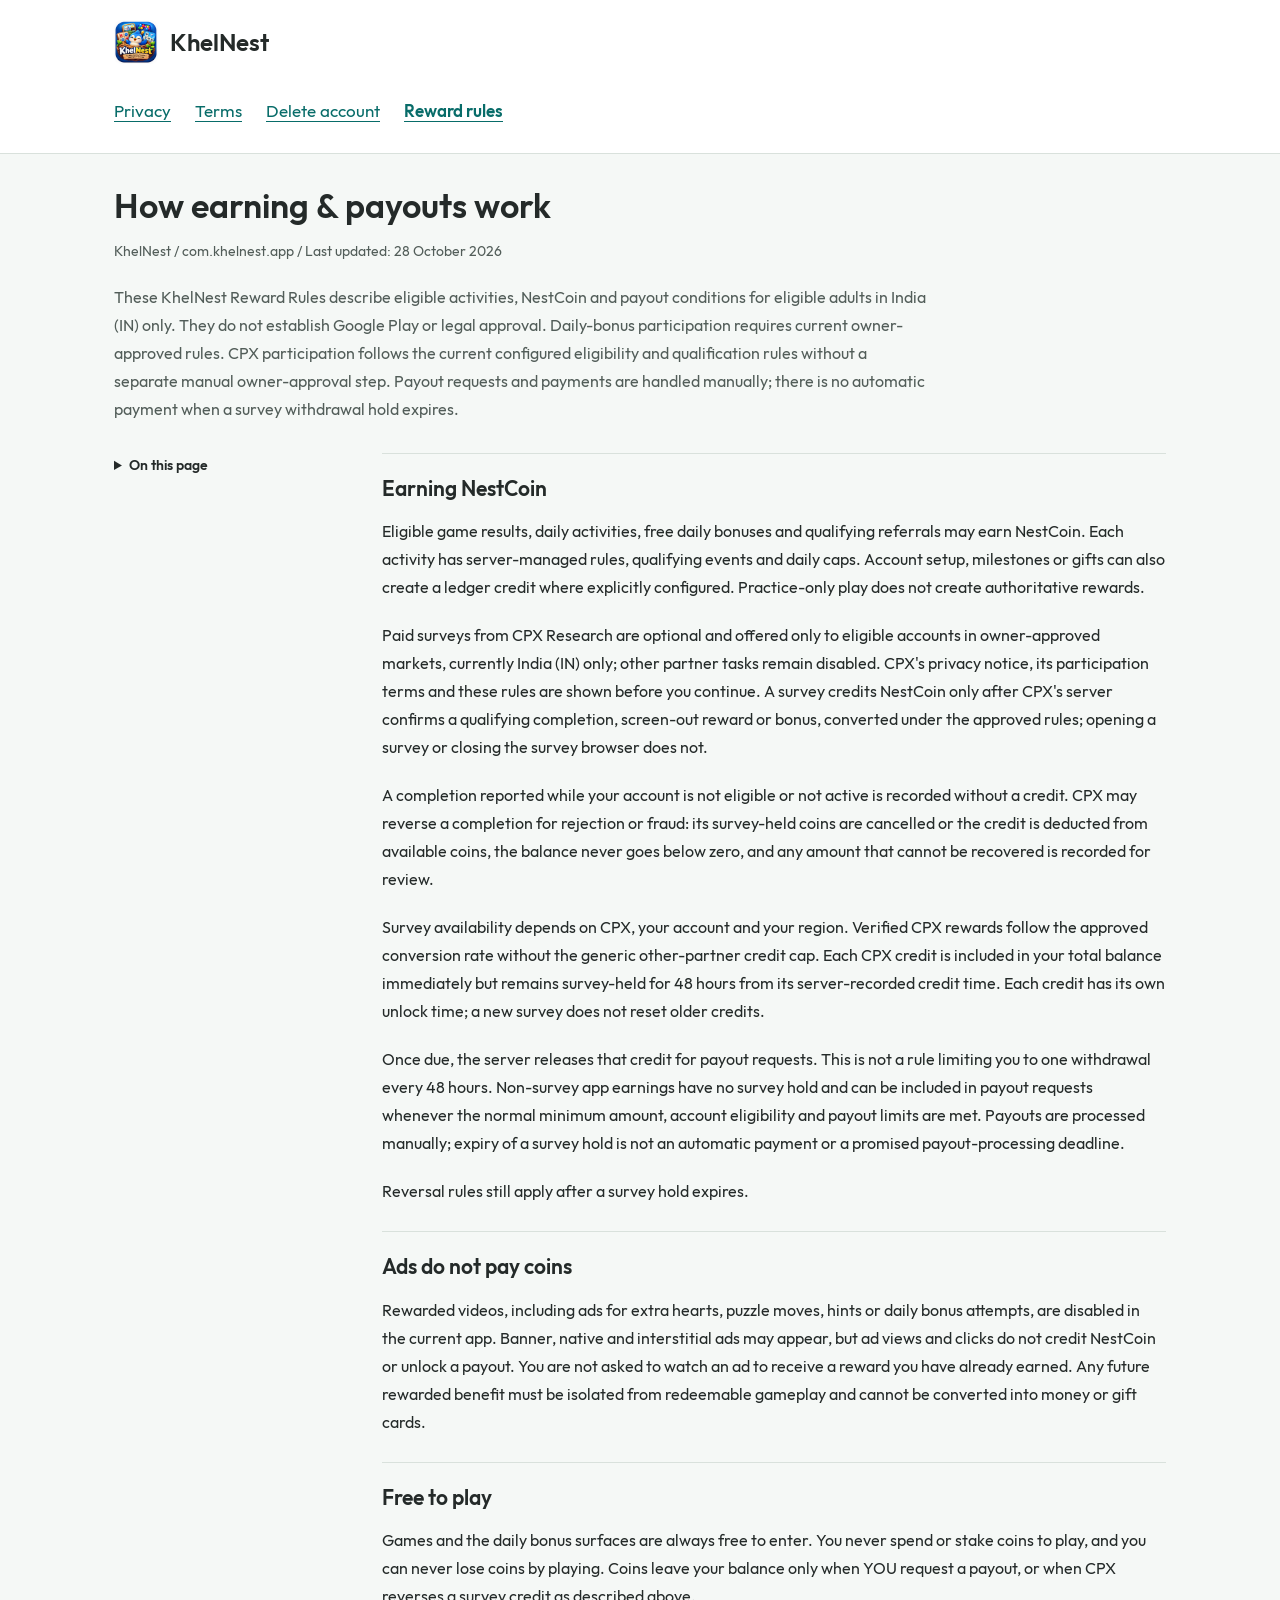
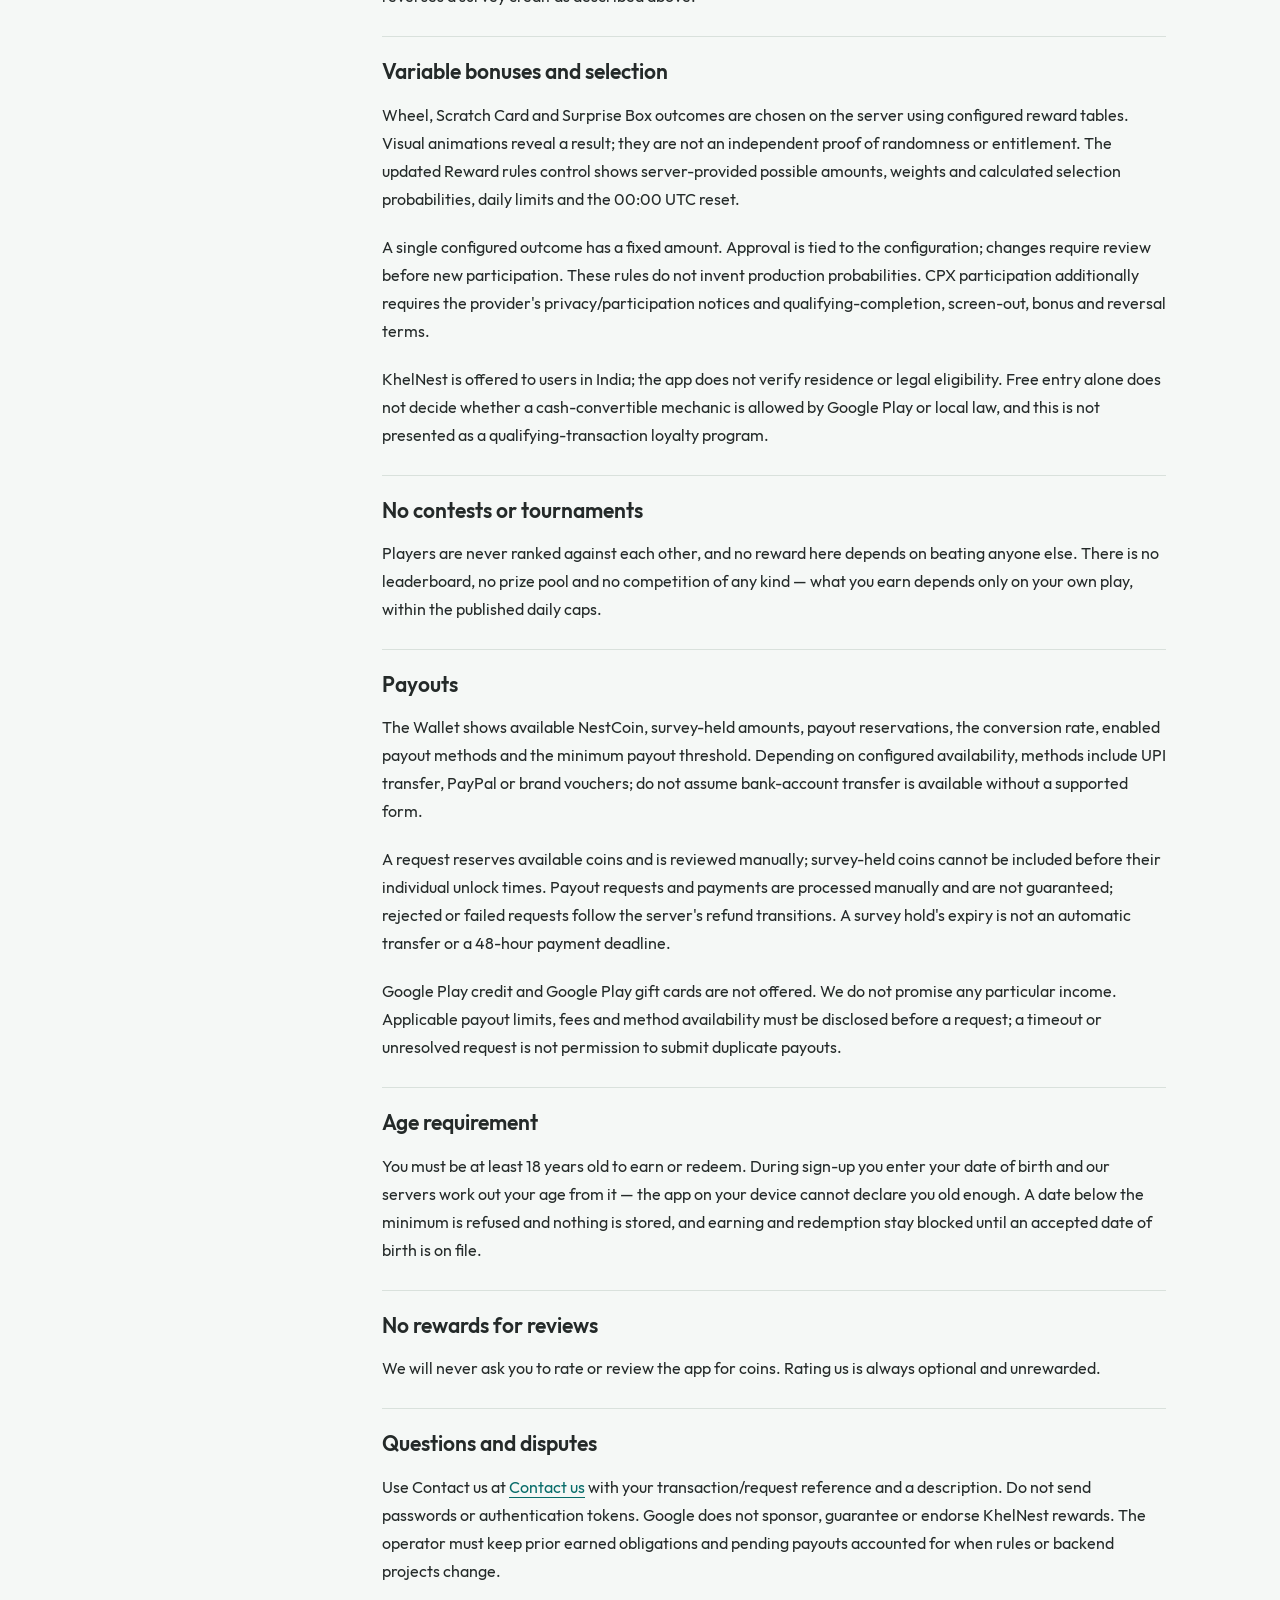
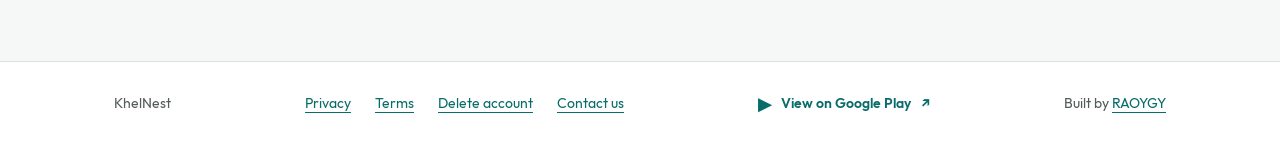
<file: reward-rules/index.html>
<!doctype html>
<html lang="en">
<head>
  <meta charset="utf-8">
  <meta name="viewport" content="width=device-width, initial-scale=1">
  <title>How earning &amp; payouts work - KhelNest</title>
  <link rel="canonical" href="https://khelnest.in/reward-rules/">
  <link rel="icon" href="/khelnest.png">
  <link rel="stylesheet" href="/policy.css">
</head>
<body>
  <header><div class="shell">
    <a class="brand" href="/"><img src="/khelnest.png" alt="" width="44" height="44">KhelNest</a>
    <nav aria-label="Legal documents"><a href="/privacy/">Privacy</a>
<a href="/terms/">Terms</a>
<a href="/delete-account/">Delete account</a>
<a href="/reward-rules/" aria-current="page">Reward rules</a></nav>
  </div></header>
  <main id="main" class="document-main">
    <div class="document-heading">
    <h1>How earning &amp; payouts work</h1>
    <p class="meta">KhelNest / com.khelnest.app / Last updated: 28 October 2026</p>
    <p>These KhelNest Reward Rules describe eligible activities, NestCoin and payout conditions for eligible adults in India (IN) only. They do not establish Google Play or legal approval. Daily-bonus participation requires current owner-approved rules. CPX participation follows the current configured eligibility and qualification rules without a separate manual owner-approval step. Payout requests and payments are handled manually; there is no automatic payment when a survey withdrawal hold expires.</p>
    
    </div>
    <div class="document-grid">
      <aside class="document-toc"><details><summary>On this page</summary><nav aria-label="Page contents"><a href="#section-1">Earning NestCoin</a>
<a href="#section-2">Ads do not pay coins</a>
<a href="#section-3">Free to play</a>
<a href="#section-4">Variable bonuses and selection</a>
<a href="#section-5">No contests or tournaments</a>
<a href="#section-6">Payouts</a>
<a href="#section-7">Age requirement</a>
<a href="#section-8">No rewards for reviews</a>
<a href="#section-9">Questions and disputes</a></nav></details></aside>
      <article class="document-body" aria-label="How earning &amp; payouts work"><section id="section-1"><h2>Earning NestCoin</h2><p>Eligible game results, daily activities, free daily bonuses and qualifying referrals may earn NestCoin. Each activity has server-managed rules, qualifying events and daily caps. Account setup, milestones or gifts can also create a ledger credit where explicitly configured. Practice-only play does not create authoritative rewards.</p>
<p>Paid surveys from CPX Research are optional and offered only to eligible accounts in owner-approved markets, currently India (IN) only; other partner tasks remain disabled. CPX&#39;s privacy notice, its participation terms and these rules are shown before you continue. A survey credits NestCoin only after CPX&#39;s server confirms a qualifying completion, screen-out reward or bonus, converted under the approved rules; opening a survey or closing the survey browser does not.</p>
<p>A completion reported while your account is not eligible or not active is recorded without a credit. CPX may reverse a completion for rejection or fraud: its survey-held coins are cancelled or the credit is deducted from available coins, the balance never goes below zero, and any amount that cannot be recovered is recorded for review.</p>
<p>Survey availability depends on CPX, your account and your region. Verified CPX rewards follow the approved conversion rate without the generic other-partner credit cap. Each CPX credit is included in your total balance immediately but remains survey-held for 48 hours from its server-recorded credit time. Each credit has its own unlock time; a new survey does not reset older credits.</p>
<p>Once due, the server releases that credit for payout requests. This is not a rule limiting you to one withdrawal every 48 hours. Non-survey app earnings have no survey hold and can be included in payout requests whenever the normal minimum amount, account eligibility and payout limits are met. Payouts are processed manually; expiry of a survey hold is not an automatic payment or a promised payout-processing deadline.</p>
<p>Reversal rules still apply after a survey hold expires.</p></section>
<section id="section-2"><h2>Ads do not pay coins</h2><p>Rewarded videos, including ads for extra hearts, puzzle moves, hints or daily bonus attempts, are disabled in the current app. Banner, native and interstitial ads may appear, but ad views and clicks do not credit NestCoin or unlock a payout. You are not asked to watch an ad to receive a reward you have already earned. Any future rewarded benefit must be isolated from redeemable gameplay and cannot be converted into money or gift cards.</p></section>
<section id="section-3"><h2>Free to play</h2><p>Games and the daily bonus surfaces are always free to enter. You never spend or stake coins to play, and you can never lose coins by playing. Coins leave your balance only when YOU request a payout, or when CPX reverses a survey credit as described above.</p></section>
<section id="section-4"><h2>Variable bonuses and selection</h2><p>Wheel, Scratch Card and Surprise Box outcomes are chosen on the server using configured reward tables. Visual animations reveal a result; they are not an independent proof of randomness or entitlement. The updated Reward rules control shows server-provided possible amounts, weights and calculated selection probabilities, daily limits and the 00:00 UTC reset.</p>
<p>A single configured outcome has a fixed amount. Approval is tied to the configuration; changes require review before new participation. These rules do not invent production probabilities. CPX participation additionally requires the provider&#39;s privacy&#47;participation notices and qualifying-completion, screen-out, bonus and reversal terms.</p>
<p>KhelNest is offered to users in India; the app does not verify residence or legal eligibility. Free entry alone does not decide whether a cash-convertible mechanic is allowed by Google Play or local law, and this is not presented as a qualifying-transaction loyalty program.</p></section>
<section id="section-5"><h2>No contests or tournaments</h2><p>Players are never ranked against each other, and no reward here depends on beating anyone else. There is no leaderboard, no prize pool and no competition of any kind — what you earn depends only on your own play, within the published daily caps.</p></section>
<section id="section-6"><h2>Payouts</h2><p>The Wallet shows available NestCoin, survey-held amounts, payout reservations, the conversion rate, enabled payout methods and the minimum payout threshold. Depending on configured availability, methods include UPI transfer, PayPal or brand vouchers; do not assume bank-account transfer is available without a supported form.</p>
<p>A request reserves available coins and is reviewed manually; survey-held coins cannot be included before their individual unlock times. Payout requests and payments are processed manually and are not guaranteed; rejected or failed requests follow the server&#39;s refund transitions. A survey hold&#39;s expiry is not an automatic transfer or a 48-hour payment deadline.</p>
<p>Google Play credit and Google Play gift cards are not offered. We do not promise any particular income. Applicable payout limits, fees and method availability must be disclosed before a request; a timeout or unresolved request is not permission to submit duplicate payouts.</p></section>
<section id="section-7"><h2>Age requirement</h2><p>You must be at least 18 years old to earn or redeem. During sign-up you enter your date of birth and our servers work out your age from it — the app on your device cannot declare you old enough. A date below the minimum is refused and nothing is stored, and earning and redemption stay blocked until an accepted date of birth is on file.</p></section>
<section id="section-8"><h2>No rewards for reviews</h2><p>We will never ask you to rate or review the app for coins. Rating us is always optional and unrewarded.</p></section>
<section id="section-9"><h2>Questions and disputes</h2><p>Use Contact us at <a href="https://khelnest.in/contact/">Contact us</a> with your transaction&#47;request reference and a description. Do not send passwords or authentication tokens. Google does not sponsor, guarantee or endorse KhelNest rewards. The operator must keep prior earned obligations and pending payouts accounted for when rules or backend projects change.</p></section></article>
    </div>
  </main>
  <footer><div class="shell site-footer">
  <span>KhelNest</span>
  <nav aria-label="Footer"><a href="/privacy/">Privacy</a><a href="/terms/">Terms</a><a href="/delete-account/">Delete account</a><a href="/contact/">Contact us</a></nav>
  <a class="store-link" href="https://play.google.com/store/apps/details?id=com.khelnest.app" target="_blank" rel="noopener noreferrer" aria-label="View KhelNest on Google Play"><span class="store-mark" aria-hidden="true">&#9654;</span><span>View on Google Play</span><span aria-hidden="true">&#8599;</span></a>
  <span>Built by <a href="https://raogy.com" rel="noopener noreferrer">RAOYGY</a></span>
</div></footer>
</body>
</html>
</file>
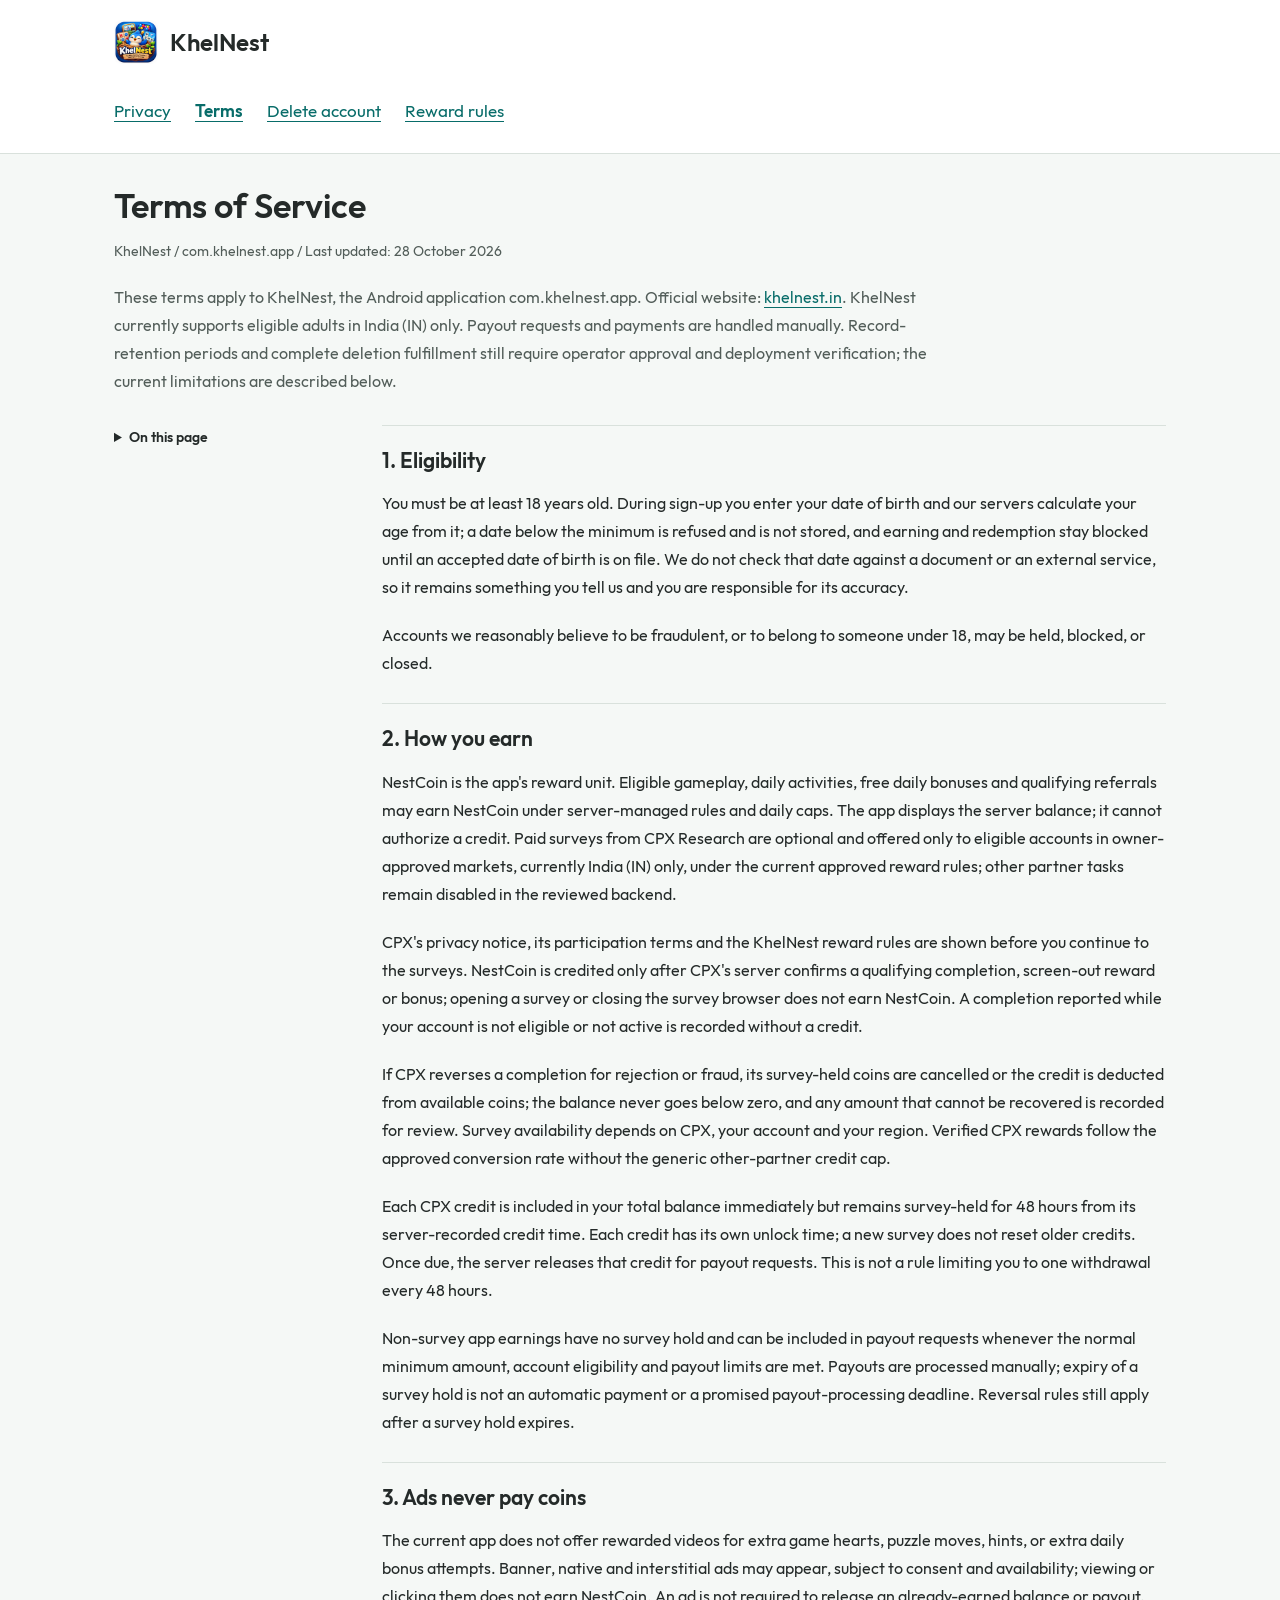
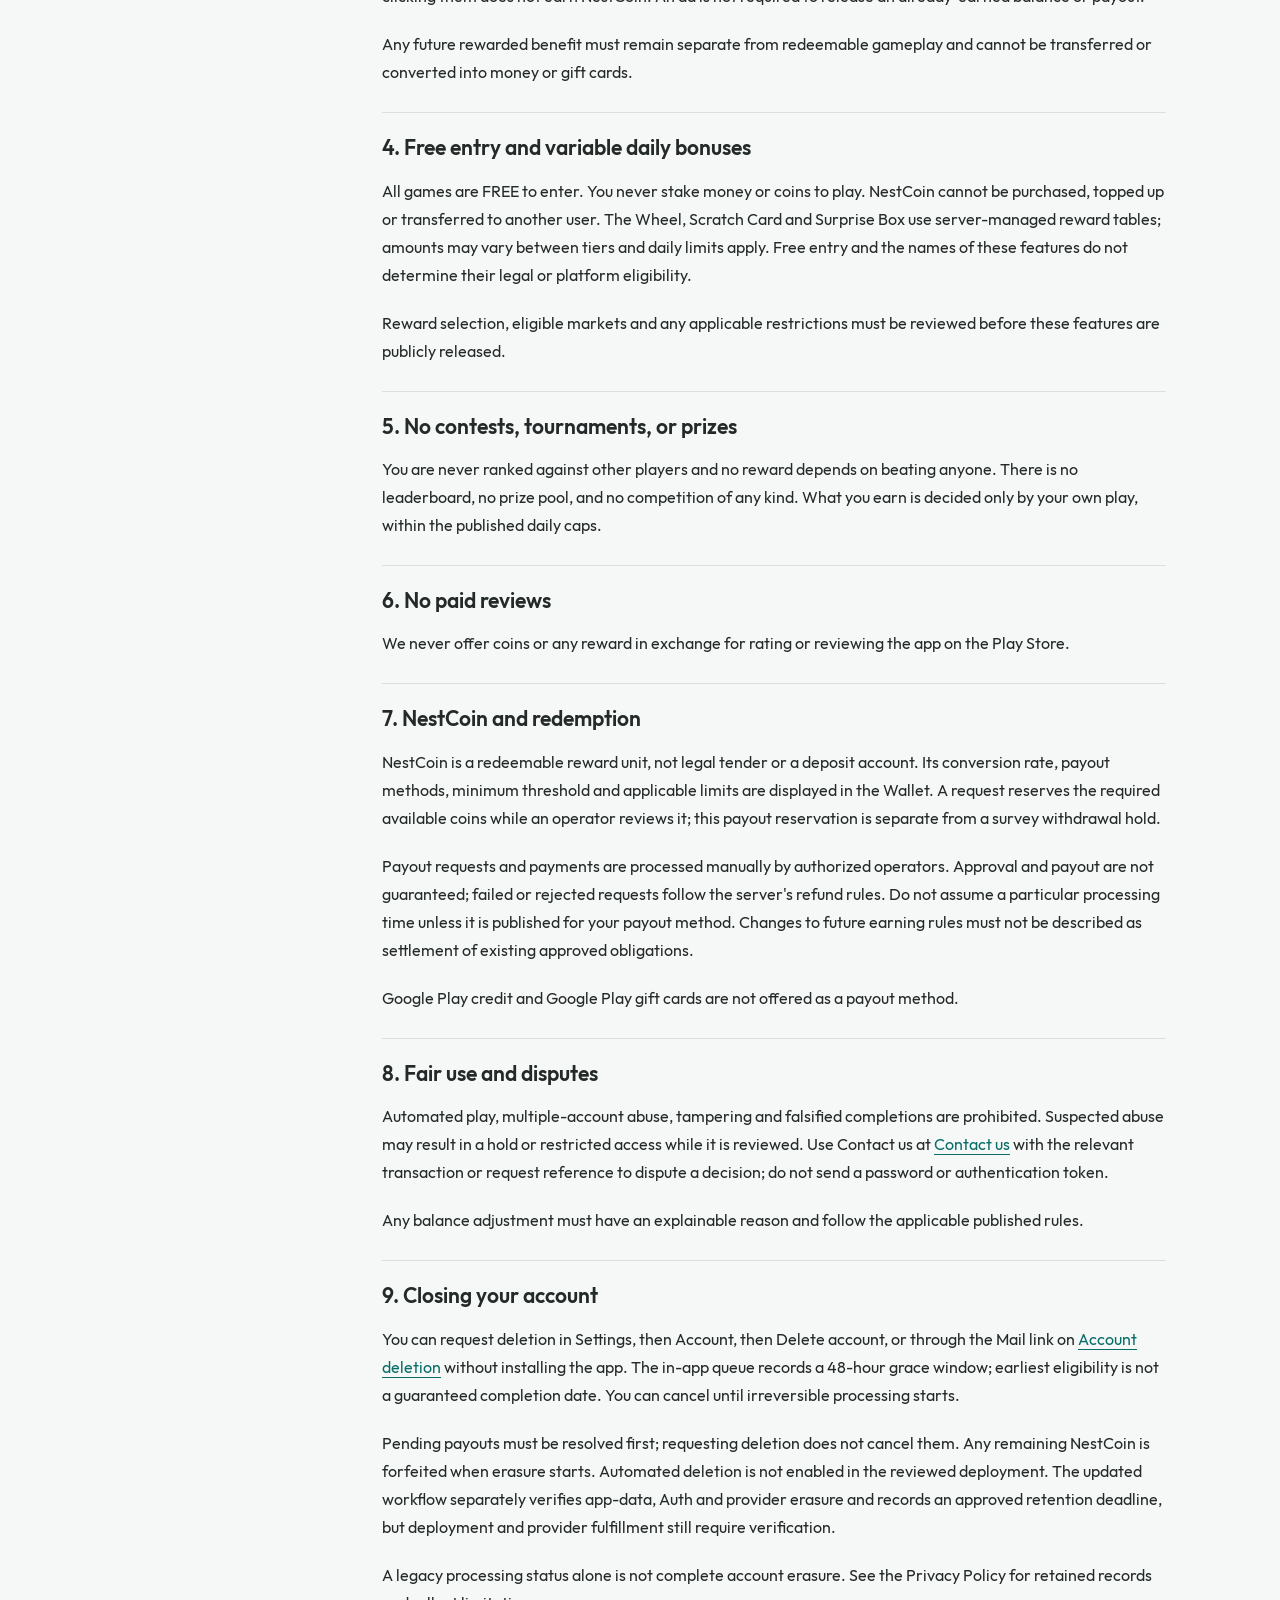
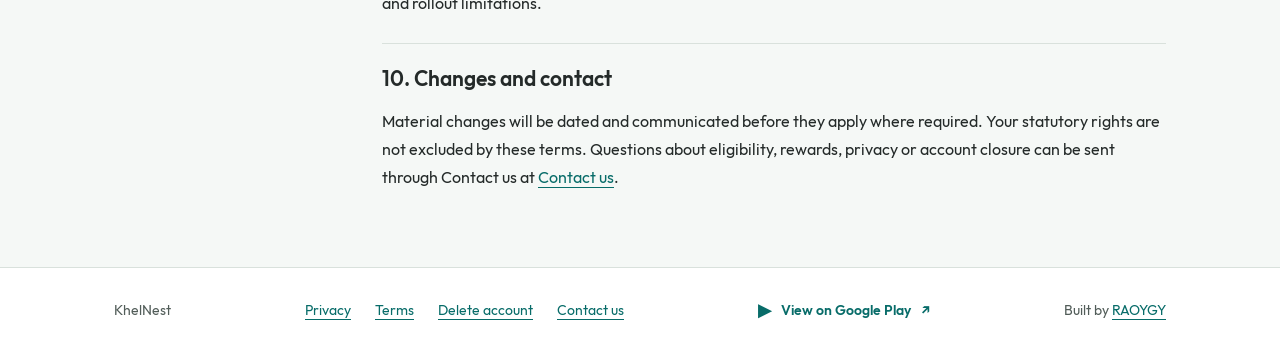
<file: terms/index.html>
<!doctype html>
<html lang="en">
<head>
  <meta charset="utf-8">
  <meta name="viewport" content="width=device-width, initial-scale=1">
  <title>Terms of Service - KhelNest</title>
  <link rel="canonical" href="https://khelnest.in/terms/">
  <link rel="icon" href="/khelnest.png">
  <link rel="stylesheet" href="/policy.css">
</head>
<body>
  <header><div class="shell">
    <a class="brand" href="/"><img src="/khelnest.png" alt="" width="44" height="44">KhelNest</a>
    <nav aria-label="Legal documents"><a href="/privacy/">Privacy</a>
<a href="/terms/" aria-current="page">Terms</a>
<a href="/delete-account/">Delete account</a>
<a href="/reward-rules/">Reward rules</a></nav>
  </div></header>
  <main id="main" class="document-main">
    <div class="document-heading">
    <h1>Terms of Service</h1>
    <p class="meta">KhelNest / com.khelnest.app / Last updated: 28 October 2026</p>
    <p>These terms apply to KhelNest, the Android application com.khelnest.app. Official website: <a href="https://khelnest.in/">khelnest.in</a>. KhelNest currently supports eligible adults in India (IN) only. Payout requests and payments are handled manually. Record-retention periods and complete deletion fulfillment still require operator approval and deployment verification; the current limitations are described below.</p>
    
    </div>
    <div class="document-grid">
      <aside class="document-toc"><details><summary>On this page</summary><nav aria-label="Page contents"><a href="#section-1">1. Eligibility</a>
<a href="#section-2">2. How you earn</a>
<a href="#section-3">3. Ads never pay coins</a>
<a href="#section-4">4. Free entry and variable daily bonuses</a>
<a href="#section-5">5. No contests, tournaments, or prizes</a>
<a href="#section-6">6. No paid reviews</a>
<a href="#section-7">7. NestCoin and redemption</a>
<a href="#section-8">8. Fair use and disputes</a>
<a href="#section-9">9. Closing your account</a>
<a href="#section-10">10. Changes and contact</a></nav></details></aside>
      <article class="document-body" aria-label="Terms of Service"><section id="section-1"><h2>1. Eligibility</h2><p>You must be at least 18 years old. During sign-up you enter your date of birth and our servers calculate your age from it; a date below the minimum is refused and is not stored, and earning and redemption stay blocked until an accepted date of birth is on file. We do not check that date against a document or an external service, so it remains something you tell us and you are responsible for its accuracy.</p>
<p>Accounts we reasonably believe to be fraudulent, or to belong to someone under 18, may be held, blocked, or closed.</p></section>
<section id="section-2"><h2>2. How you earn</h2><p>NestCoin is the app&#39;s reward unit. Eligible gameplay, daily activities, free daily bonuses and qualifying referrals may earn NestCoin under server-managed rules and daily caps. The app displays the server balance; it cannot authorize a credit. Paid surveys from CPX Research are optional and offered only to eligible accounts in owner-approved markets, currently India (IN) only, under the current approved reward rules; other partner tasks remain disabled in the reviewed backend.</p>
<p>CPX&#39;s privacy notice, its participation terms and the KhelNest reward rules are shown before you continue to the surveys. NestCoin is credited only after CPX&#39;s server confirms a qualifying completion, screen-out reward or bonus; opening a survey or closing the survey browser does not earn NestCoin. A completion reported while your account is not eligible or not active is recorded without a credit.</p>
<p>If CPX reverses a completion for rejection or fraud, its survey-held coins are cancelled or the credit is deducted from available coins; the balance never goes below zero, and any amount that cannot be recovered is recorded for review. Survey availability depends on CPX, your account and your region. Verified CPX rewards follow the approved conversion rate without the generic other-partner credit cap.</p>
<p>Each CPX credit is included in your total balance immediately but remains survey-held for 48 hours from its server-recorded credit time. Each credit has its own unlock time; a new survey does not reset older credits. Once due, the server releases that credit for payout requests. This is not a rule limiting you to one withdrawal every 48 hours.</p>
<p>Non-survey app earnings have no survey hold and can be included in payout requests whenever the normal minimum amount, account eligibility and payout limits are met. Payouts are processed manually; expiry of a survey hold is not an automatic payment or a promised payout-processing deadline. Reversal rules still apply after a survey hold expires.</p></section>
<section id="section-3"><h2>3. Ads never pay coins</h2><p>The current app does not offer rewarded videos for extra game hearts, puzzle moves, hints, or extra daily bonus attempts. Banner, native and interstitial ads may appear, subject to consent and availability; viewing or clicking them does not earn NestCoin. An ad is not required to release an already-earned balance or payout.</p>
<p>Any future rewarded benefit must remain separate from redeemable gameplay and cannot be transferred or converted into money or gift cards.</p></section>
<section id="section-4"><h2>4. Free entry and variable daily bonuses</h2><p>All games are FREE to enter. You never stake money or coins to play. NestCoin cannot be purchased, topped up or transferred to another user. The Wheel, Scratch Card and Surprise Box use server-managed reward tables; amounts may vary between tiers and daily limits apply. Free entry and the names of these features do not determine their legal or platform eligibility.</p>
<p>Reward selection, eligible markets and any applicable restrictions must be reviewed before these features are publicly released.</p></section>
<section id="section-5"><h2>5. No contests, tournaments, or prizes</h2><p>You are never ranked against other players and no reward depends on beating anyone. There is no leaderboard, no prize pool, and no competition of any kind. What you earn is decided only by your own play, within the published daily caps.</p></section>
<section id="section-6"><h2>6. No paid reviews</h2><p>We never offer coins or any reward in exchange for rating or reviewing the app on the Play Store.</p></section>
<section id="section-7"><h2>7. NestCoin and redemption</h2><p>NestCoin is a redeemable reward unit, not legal tender or a deposit account. Its conversion rate, payout methods, minimum threshold and applicable limits are displayed in the Wallet. A request reserves the required available coins while an operator reviews it; this payout reservation is separate from a survey withdrawal hold.</p>
<p>Payout requests and payments are processed manually by authorized operators. Approval and payout are not guaranteed; failed or rejected requests follow the server&#39;s refund rules. Do not assume a particular processing time unless it is published for your payout method. Changes to future earning rules must not be described as settlement of existing approved obligations.</p>
<p>Google Play credit and Google Play gift cards are not offered as a payout method.</p></section>
<section id="section-8"><h2>8. Fair use and disputes</h2><p>Automated play, multiple-account abuse, tampering and falsified completions are prohibited. Suspected abuse may result in a hold or restricted access while it is reviewed. Use Contact us at <a href="https://khelnest.in/contact/">Contact us</a> with the relevant transaction or request reference to dispute a decision; do not send a password or authentication token.</p>
<p>Any balance adjustment must have an explainable reason and follow the applicable published rules.</p></section>
<section id="section-9"><h2>9. Closing your account</h2><p>You can request deletion in Settings, then Account, then Delete account, or through the Mail link on <a href="https://khelnest.in/delete-account/">Account deletion</a> without installing the app. The in-app queue records a 48-hour grace window; earliest eligibility is not a guaranteed completion date. You can cancel until irreversible processing starts.</p>
<p>Pending payouts must be resolved first; requesting deletion does not cancel them. Any remaining NestCoin is forfeited when erasure starts. Automated deletion is not enabled in the reviewed deployment. The updated workflow separately verifies app-data, Auth and provider erasure and records an approved retention deadline, but deployment and provider fulfillment still require verification.</p>
<p>A legacy processing status alone is not complete account erasure. See the Privacy Policy for retained records and rollout limitations.</p></section>
<section id="section-10"><h2>10. Changes and contact</h2><p>Material changes will be dated and communicated before they apply where required. Your statutory rights are not excluded by these terms. Questions about eligibility, rewards, privacy or account closure can be sent through Contact us at <a href="https://khelnest.in/contact/">Contact us</a>.</p></section></article>
    </div>
  </main>
  <footer><div class="shell site-footer">
  <span>KhelNest</span>
  <nav aria-label="Footer"><a href="/privacy/">Privacy</a><a href="/terms/">Terms</a><a href="/delete-account/">Delete account</a><a href="/contact/">Contact us</a></nav>
  <a class="store-link" href="https://play.google.com/store/apps/details?id=com.khelnest.app" target="_blank" rel="noopener noreferrer" aria-label="View KhelNest on Google Play"><span class="store-mark" aria-hidden="true">&#9654;</span><span>View on Google Play</span><span aria-hidden="true">&#8599;</span></a>
  <span>Built by <a href="https://raogy.com" rel="noopener noreferrer">RAOYGY</a></span>
</div></footer>
</body>
</html>
</file>
<file: policy.css>
@font-face {
  font-family: Outfit;
  src: url("Outfit-Regular.ttf") format("truetype");
  font-weight: 400;
  font-display: swap;
}
@font-face {
  font-family: Outfit;
  src: url("Outfit-SemiBold.ttf") format("truetype");
  font-weight: 600;
  font-display: swap;
}
:root {
  --ink: #242a29;
  --muted: #525d59;
  --accent: #086c69;
  --border: #d9e1dc;
  --paper: #ffffff;
  font-family: Outfit, sans-serif;
  color: var(--ink);
  background: #f5f8f6;
  letter-spacing: 0;
}
* { box-sizing: border-box; }
body { margin: 0; font-size: 17px; line-height: 1.75; }
html { -webkit-text-size-adjust: 100%; text-size-adjust: 100%; }
header, footer { background: var(--paper); border-bottom: 1px solid var(--border); }
.shell { max-width: 1100px; margin: auto; padding: 20px 24px; }
.brand { display: inline-flex; align-items: center; gap: 12px; font-size: 24px; font-weight: 600; }
.brand { color: var(--ink); text-decoration: none; white-space: nowrap; flex-shrink: 0; }
.brand img { width: 44px; height: 44px; border-radius: 8px; }
nav { display: flex; flex-wrap: wrap; gap: 10px 24px; margin-top: 16px; }
a { color: var(--accent); text-underline-offset: 4px; overflow-wrap: anywhere; }
a[aria-current="page"] { font-weight: 600; }
a:focus-visible { outline: 3px solid #ca8514; outline-offset: 4px; }
nav a { display: flex; align-items: center; min-height: 44px; }
main { max-width: 78ch; margin: auto; padding: 32px 24px 56px; }
h1 { font-size: 34px; line-height: 1.2; margin: 0 0 12px; font-weight: 600; }
h2 { font-size: 21px; line-height: 1.4; margin: 28px 0 8px; font-weight: 600; }
h1, h2, h3 { overflow-wrap: anywhere; }
p { margin: 0 0 20px; overflow-wrap: anywhere; }
.meta { color: var(--muted); font-size: 14px; }
.review-note { border-left: 3px solid #ca8514; padding-left: 16px; margin: 24px 0 32px; font-size: 15px; }
.review-note p:last-child { margin-bottom: 0; }
.request { display: inline-flex; align-items: center; min-height: 48px; padding: 8px 0; margin: 0 0 20px; font-weight: 600; }
article { border-top: 1px solid var(--border); padding-top: 24px; }
footer { border-top: 1px solid var(--border); border-bottom: 0; font-size: 14px; color: var(--muted); }
.site-footer { display: flex; flex-wrap: wrap; align-items: center; justify-content: space-between; gap: 20px; }
.site-footer nav { margin: 0; }
.skip { position: absolute; top: -100px; left: 16px; background: white; padding: 10px; z-index: 10; }
.skip:focus { top: 10px; }
.document-main { max-width: 1100px; }
.document-heading { max-width: 74ch; margin-bottom: 30px; }
.document-heading > p:not(.meta) { color: var(--muted); font-size: 16px; }
.document-grid { display: grid; grid-template-columns: 220px minmax(0, 1fr); gap: 48px; align-items: start; }
.document-toc { position: sticky; top: 24px; }
.document-toc h2 { font-size: 13px; margin: 0 0 12px; }
.document-toc summary { min-height: 44px; cursor: pointer; font-weight: 600; font-size: 14px; }
.document-toc details:not([open]) nav { display: none; }
.document-toc nav { display: grid; gap: 9px; margin: 0; font-size: 14px; line-height: 1.5; }
.document-body { min-width: 0; border-top: 0; padding-top: 0; max-width: 72ch; }
.document-body section { border-top: 1px solid var(--border); padding-top: 20px; margin-top: 26px; scroll-margin-top: 24px; }
.document-body section:first-child { margin-top: 0; }
.document-body h2 { margin: 0 0 14px; }
.document-body p { font-size: 16px; line-height: 1.75; }
.store-link { display: inline-flex; align-items: center; gap: 10px; text-decoration: none; font-weight: 600; }
.store-mark { font-size: 17px; line-height: 1; }
.store-link small { font-weight: 400; }
.store-link { min-height: 44px; }
@media (max-width:760px) {
  .document-grid { grid-template-columns: 1fr; gap: 28px; }
  .document-toc { position: static; }
  .document-toc { border-block: 1px solid var(--border); padding: 8px 0; }
  .document-toc nav { grid-template-columns: 1fr; padding-bottom: 12px; }
  header nav[aria-label="Legal documents"] { display: grid; grid-template-columns: repeat(2,minmax(0,1fr)); gap: 0 12px; }
  .site-footer { display: grid; grid-template-columns: 1fr; width: 100%; gap: 12px; padding-bottom: max(24px, env(safe-area-inset-bottom)); }
  .site-footer nav { display: grid; grid-template-columns: repeat(2,minmax(0,1fr)); gap: 0 12px; }
  .document-main { padding-top: 28px; }
  .document-heading { margin-bottom: 20px; }
  .document-body p { font-size: 16px; line-height: 1.7; }
}
@media (max-width: 480px) {
  .shell, main { padding-left: 18px; padding-right: 18px; }
  h1 { font-size: 28px; }
  nav { gap: 8px 18px; font-size: 15px; }
}
@media print {
  nav, .request { display: none; }
  body { background: white; }
  main { max-width: none; }
}
</file>
<file: site.css>
.site-header .header-inner { display: flex; align-items: center; justify-content: space-between; gap: 24px; }
.site-header nav { margin: 0; }
.landing-main { max-width: none; padding: 0; }
.eyebrow { font-size: 12px; font-weight: 600; letter-spacing: 0; margin: 0 0 18px; }
.hero { background: #edf5f2 url("/assets/hero.webp") center right / cover no-repeat; min-height: 420px; }
.hero-inner { max-width: 1100px; margin: auto; padding: 42px 24px 36px; }
.hero h1 { font-size: 64px; line-height: 1; margin: 0 0 18px; }
.hero-copy { font-size: 28px; line-height: 1.15; font-weight: 600; margin-bottom: 16px; }
.hero-detail { max-width: 330px; color: #44514e; }
.hero-actions { display: flex; flex-wrap: wrap; align-items: center; gap: 24px; margin-top: 28px; }
.primary-link { display: inline-flex; align-items: center; justify-content: space-between; gap: 32px; min-height: 48px; background: #086c69; color: white; padding: 12px 20px; text-decoration: none; border-radius: 6px; font-weight: 600; }
.primary-link:hover { background: #075a58; }
.release-status { display: flex; align-items: center; gap: 8px; font-size: 12px; color: #43524c; margin: 24px 0 0; }
.release-status span { width: 7px; height: 7px; border-radius: 50%; background: #347453; flex: 0 0 auto; }
.games-section, .trust-section { max-width: 1100px; margin: auto; padding: 62px 24px; scroll-margin-top: 20px; }
.section-heading { display: grid; grid-template-columns: 1.25fr 1fr; gap: 36px; align-items: end; margin-bottom: 34px; }
.section-heading h2 { font-size: 36px; line-height: 1.15; margin: 0; }
.section-heading > p { color: var(--muted); margin: 0; font-size: 15px; }
.game-showcase { display: grid; grid-template-columns: repeat(3,minmax(0,1fr)); gap: 28px; }
.game-story { border: 0; padding: 0; min-width: 0; display: grid; grid-template-columns: 78px minmax(0,1fr); gap: 16px; align-items: start; }
.screen-stage { height: 160px; display: flex; justify-content: center; overflow: hidden; border-radius: 6px; }
.bubble-stage { background: #cceeea; }
.xo-stage { background: #f6dce1; }
.coin-stage { background: transparent; align-items: center; height: 90px; }
.coin-stage img { width: 72px; height: 72px; }
.screen-stage img { display: block; width: auto; height: 100%; max-width: 100%; object-fit: contain; }
.screen-stage.coin-stage img { width: 72px; height: 72px; }
.game-caption { padding-top: 0; min-width: 0; }
.game-caption span { font-size: 11px; color: var(--muted); }
.game-caption h3, .trust-links h3 { font-size: 23px; margin: 6px 0 8px; font-weight: 600; line-height: 1.25; }
.game-caption p { font-size: 15px; color: var(--muted); margin: 0; }
.game-caption > a { display: inline-flex; align-items: center; min-height: 44px; }
.practice-band { background: #143f3e; color: #fff; }
.band-inner { max-width: 1100px; margin: auto; padding: 58px 24px; display: grid; grid-template-columns: 1fr 1fr; gap: 70px; }
.band-inner h2 { font-size: 42px; line-height: 1.1; margin: 0; }
.band-inner p:not(.eyebrow) { font-size: 16px; color: #e0ece8; }
.band-inner a { color: #f3d75f; }
.trust-links { display: grid; gap: 0; border-top: 1px solid var(--border); }
.trust-links > a { display: grid; grid-template-columns: 42px 1fr 24px; align-items: center; gap: 20px; border-bottom: 1px solid var(--border); padding: 24px 0; text-decoration: none; }
.trust-links > a:hover h3 { text-decoration: underline; }
.trust-links p { margin: 0; color: var(--muted); font-size: 15px; }
.trust-links h3 { color: var(--ink); margin-top: 0; }
.trust-links > a > span { font-size: 14px; }
.launch-note { color: var(--muted); font-size: 13px; margin: 24px 0 0; max-width: 88ch; }
.support-page main { min-height: 66vh; }
.support-page .primary-link { margin-bottom: 20px; }
.invite-note { margin-top: 26px; }
@media (min-width:761px) and (max-width:1040px) {
  .game-showcase { grid-template-columns: 1fr; gap: 24px; }
}
@media (prefers-reduced-motion:no-preference) { .hero-inner { animation: arrive .45s ease-out both; } @keyframes arrive { from { opacity: 0; transform: translateY(10px); } to { opacity: 1; transform: translateY(0); } } }
@media (min-width:1600px) { .hero { min-height: 470px; } .hero-inner { padding-top: 54px; } }
@media (max-width:760px) {
  .site-header .header-inner { flex-direction: column; align-items: stretch; gap: 12px; padding-top: 14px; padding-bottom: 8px; }
  .site-header nav { display: grid; grid-template-columns: repeat(3,minmax(0,1fr)); gap: 8px; font-size: 14px; }
  .site-header nav a { justify-content: center; border-top: 1px solid var(--border); }
  .brand { font-size: 21px; gap: 8px; }
  .brand img { width: 34px; height: 34px; }
  .hero { background-image: none; min-height: 0; }
  .hero::after { content: ""; display: block; height: 200px; background: url("/assets/hero-mobile.webp") center bottom / 100% auto no-repeat; }
  .hero-inner { padding: 24px 18px 18px; }
  .hero h1 { font-size: 48px; }
  .hero-copy { font-size: 25px; }
  .hero-detail { font-size: 15px; max-width: 310px; }
  .hero-actions { margin-top: 20px; gap: 12px; }
  .hero-actions > a { min-height: 48px; }
  .hero-actions .primary-link { width: fit-content; max-width: 100%; flex-wrap: wrap; }
  .release-status { font-size: 11px; }
  .section-heading, .band-inner { grid-template-columns: 1fr; gap: 22px; }
  .section-heading h2 { font-size: 30px; }
  .game-showcase { grid-template-columns: 1fr; gap: 32px; }
  .game-story { grid-template-columns: 68px minmax(0,1fr); gap: 16px; align-items: start; }
  .screen-stage { height: 140px; }
  .coin-stage { height: 76px; }
  .screen-stage.coin-stage img { width: 64px; height: 64px; }
  .game-caption { padding-top: 0; }
  .games-section, .trust-section { padding: 42px 18px; }
  .band-inner { padding: 42px 18px; gap: 24px; }
  .band-inner h2 { font-size: 34px; }
  .trust-links > a { grid-template-columns: 26px 1fr 20px; gap: 12px; }
  .site-footer { align-items: flex-start; }
}
@media (max-width:760px) and (max-height:700px) {
  .hero::after { height: 70px; }
  .hero-inner { padding-top: 18px; }
  .hero-detail { margin-bottom: 12px; }
  .hero-actions { margin-top: 12px; }
  .release-status { margin-top: 12px; }
}
@media (max-width:359px) { .hero h1 { font-size: 44px; } .hero-actions { gap: 12px; } .primary-link { gap: 12px; } }
</file>
